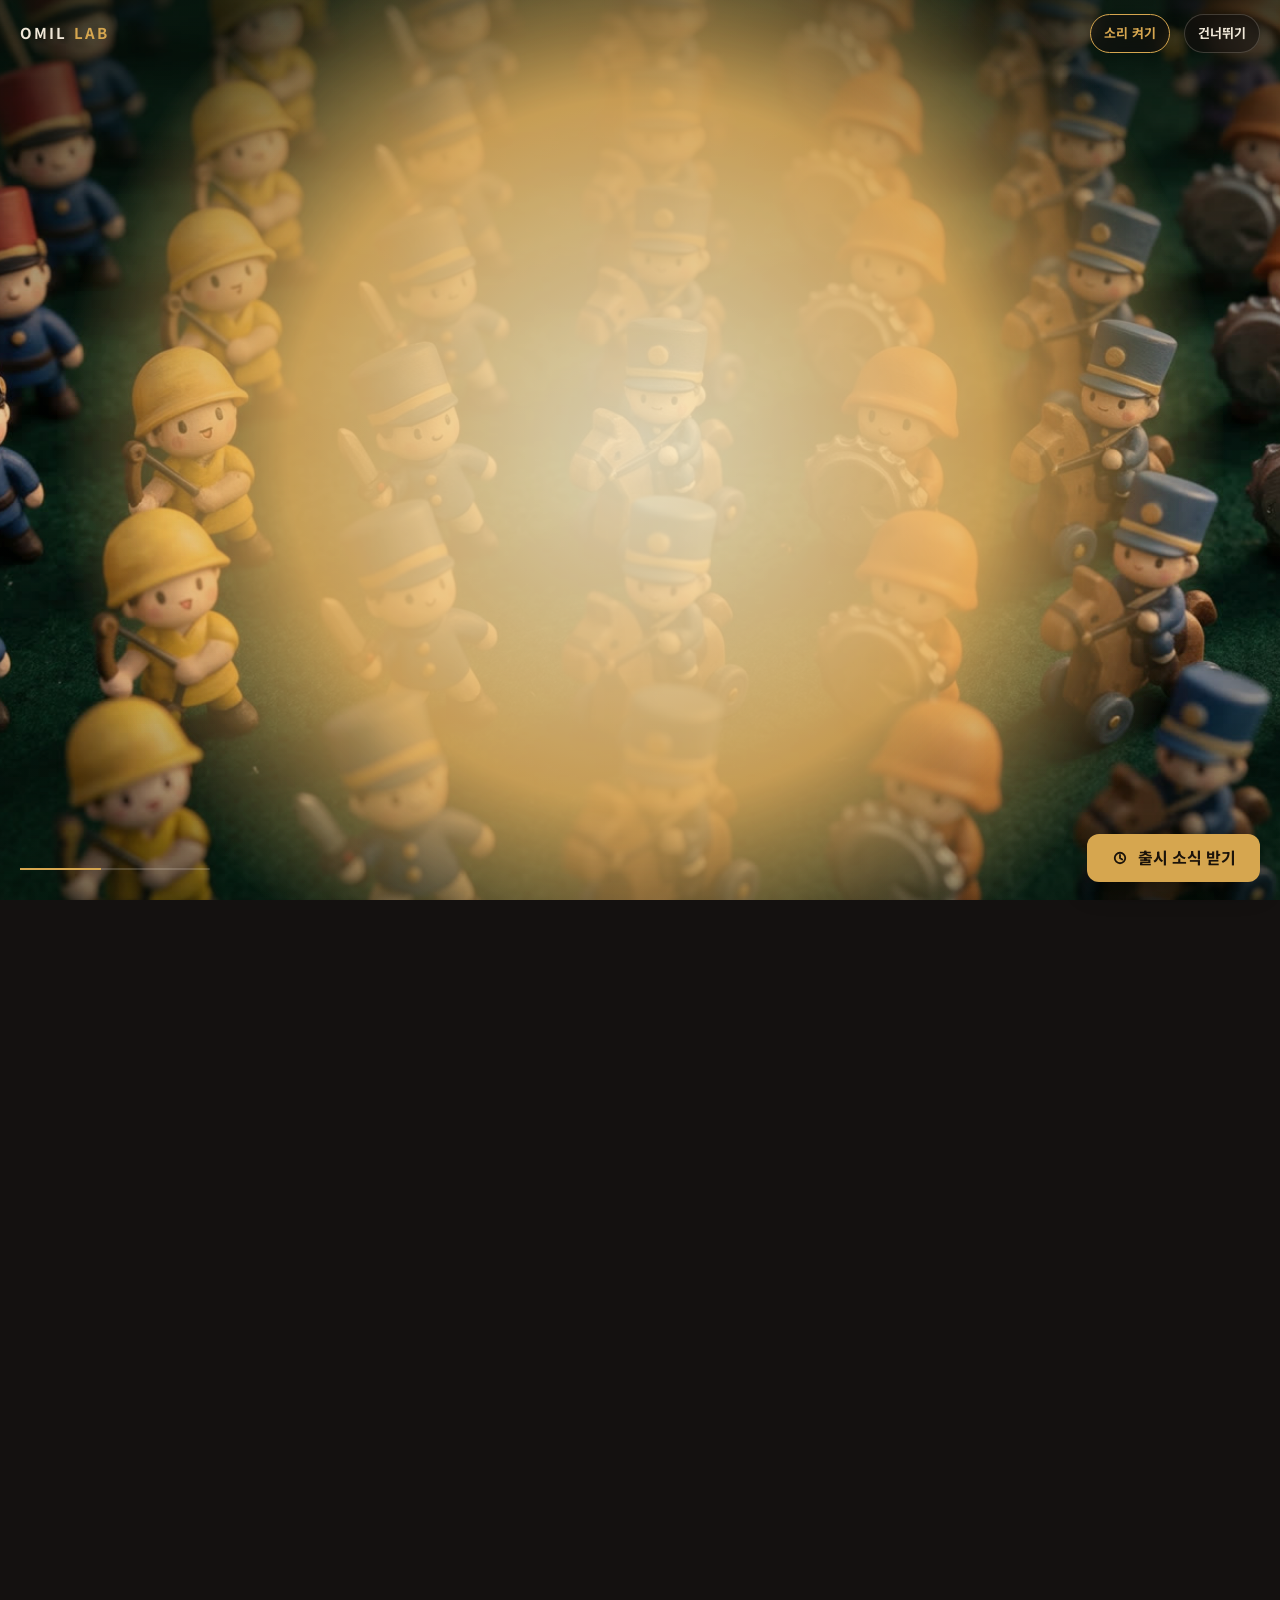
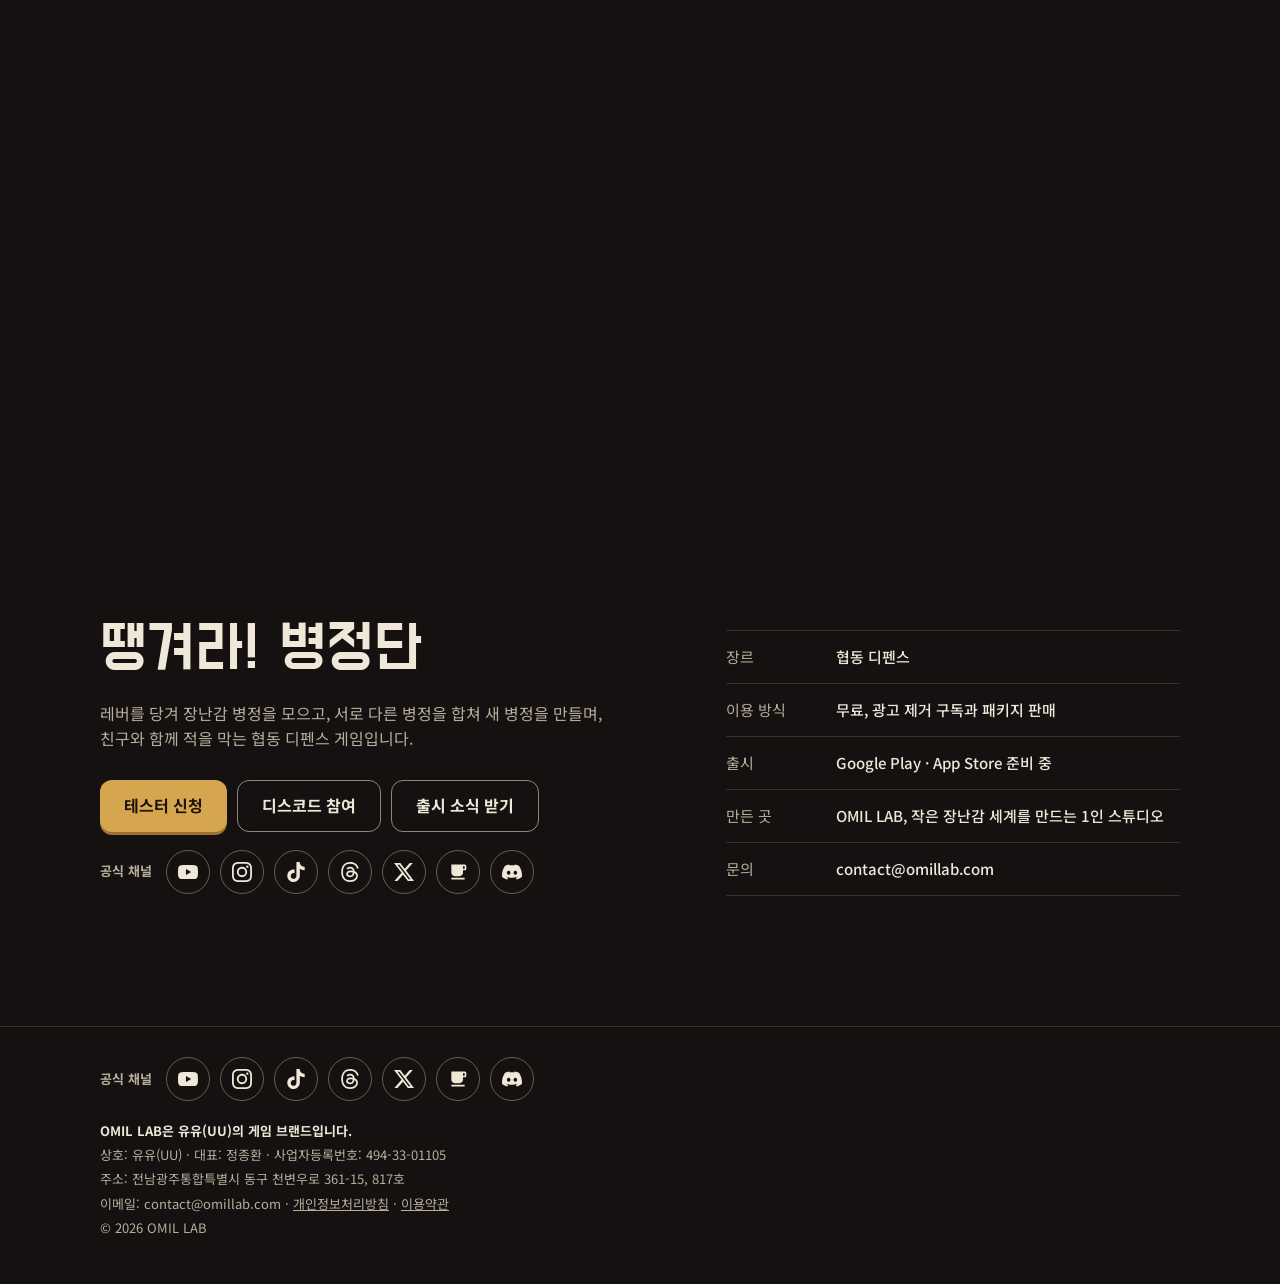
<file: index.html>
<!doctype html><html lang="ko"><head><meta charset="utf-8"><meta name="viewport" content="width=device-width,initial-scale=1,viewport-fit=cover"><title>땡겨라! 병정단 · OMIL LAB</title>
<meta name="description" content="레버를 당기면 병정이 모입니다. 서로 다른 병정을 합치고, 친구와 함께 전선을 지키는 협동 디펜스 게임. OMIL LAB의 첫 게임입니다.">
<meta property="og:title" content="땡겨라! 병정단">
<meta property="og:description" content="레버를 당기면 병정이 모입니다. Google Play · App Store 출시 준비 중.">
<meta property="og:image" content="assets/reg_w.jpg">
<meta name="claude:viewport-fit-sides" content="cover">
<link rel="icon" href="favicon.png">
<link rel="preconnect" href="https://fonts.googleapis.com">
<link rel="preconnect" href="https://fonts.gstatic.com" crossorigin>
<link rel="stylesheet" href="https://fonts.googleapis.com/css2?family=Do+Hyeon&family=Noto+Sans+KR:wght@400;500;700&display=swap">
<style>
/* 레이아웃: 화면에 고정된 한 장의 무대 위로 스크롤이 필름처럼 장면을 넘긴다. 장면 하나에 큰 문장 하나. */
:root{
  --night:#141110;--walnut:#2a1f18;--brass:#d6a64f;--brass-deep:#9b7230;--bone:#efe7d8;--bone-2:#e3d9c6;--ink:#1d1815;--muted:#b9ad9b;--red:#a93a2c;--navy:#16233a;
  --font:"Noto Sans KR","Malgun Gothic","Apple SD Gothic Neo",sans-serif;
  --display:"Do Hyeon","Noto Sans KR","Malgun Gothic",sans-serif;
  --gutter-l:max(20px,env(safe-area-inset-left,0px));--gutter-r:max(20px,env(safe-area-inset-right,0px));
  color-scheme:dark;
}
*{box-sizing:border-box}
html{background:var(--night)}
body{margin:0;background:var(--night);color:var(--bone);font:400 16px/1.6 var(--font);font-synthesis:none;word-break:keep-all;-webkit-font-smoothing:antialiased;overflow-x:hidden}
a{color:inherit}
img{display:block;max-width:none}
h1,h2,h3,p{margin:0}
button{font:inherit;color:inherit;background:none;border:0;cursor:pointer}
:focus-visible{outline:2px solid var(--brass);outline-offset:3px;border-radius:4px}

/* 머리글 */
.top{position:fixed;inset:0 0 auto;z-index:30;display:flex;align-items:center;gap:14px;padding:calc(14px + env(safe-area-inset-top,0px)) var(--gutter-r) 14px var(--gutter-l);mix-blend-mode:normal}
.brand{font-weight:700;letter-spacing:.14em;font-size:15px;text-decoration:none;margin-right:auto;color:var(--bone)}
.brand span{color:var(--brass)}
.on-light .brand{color:var(--ink)}.on-light .brand span{color:var(--brass-deep)}
.on-light .top .chip{color:var(--ink);background:rgba(239,231,216,.7);border-color:rgba(29,24,21,.25)}
.top .chip{font-size:13px;font-weight:700;padding:8px 13px;border-radius:999px;background:rgba(20,17,16,.55);backdrop-filter:blur(8px);color:var(--bone);text-decoration:none;border:1px solid rgba(239,231,216,.2);min-height:38px;display:inline-flex;align-items:center;gap:6px}
.past .top{background:rgba(20,17,16,.92);backdrop-filter:blur(8px)}
.past #skip{display:none}

/* 무대 */
#film{position:relative;height:1300vh;height:1300svh}
#stage{position:sticky;top:0;height:100vh;height:100svh;overflow:hidden;background:var(--night);isolation:isolate}
.scene{position:absolute;inset:0;overflow:hidden;visibility:hidden;will-change:opacity,transform}
.frame{position:absolute;will-change:transform}
.frame img,.frame picture{position:absolute;inset:0;width:100%;height:100%;object-fit:cover}
.shade{position:absolute;inset:0;pointer-events:none}

/* 레버 */
#lever{position:absolute;left:var(--sx);top:var(--sy);width:var(--lh);height:var(--lh);margin-left:calc(var(--lh)*-.4995);margin-top:calc(var(--lh)*-.856);transform-origin:49.95% 85.6%;will-change:transform;pointer-events:none;filter:drop-shadow(10px 14px 10px rgba(0,0,0,.45))}
#lever img{width:100%;height:100%}
#grip{position:absolute;left:50%;top:15%;width:clamp(72px,14vmin,120px);height:clamp(72px,14vmin,120px);transform:translate(-50%,-50%);border-radius:50%;pointer-events:auto;touch-action:none;cursor:grab}
#grip:active{cursor:grabbing}
#grip::after{content:"";position:absolute;inset:18%;border-radius:50%;border:1.5px solid rgba(214,166,79,.9);animation:ping 2.2s ease-out infinite}
.pulled #grip::after{display:none}
@keyframes ping{0%{transform:scale(.7);opacity:.9}70%,100%{transform:scale(1.5);opacity:0}}

/* 태엽 터널 */
#tunnel{background:#07060a}
.ring{position:absolute;left:50%;top:50%;width:150vmax;height:150vmax;margin:-75vmax 0 0 -75vmax;border-radius:50%;background:url(assets/gears.jpg) center/cover;will-change:transform,opacity;-webkit-mask-image:radial-gradient(circle,#000 42%,transparent 70%);mask-image:radial-gradient(circle,#000 42%,transparent 70%)}
#flash{position:absolute;inset:0;background:radial-gradient(circle,#fff3d0 0%,#e9b562 45%,rgba(233,181,98,0) 75%);opacity:0;pointer-events:none;z-index:12;will-change:opacity}

/* 조합 */
#merge{background:var(--bone);color:var(--ink);will-change:clip-path}
.fig{position:absolute;left:50%;top:64%;width:min(62vmin,620px);margin-left:calc(min(62vmin,620px)/-2);margin-top:calc(min(62vmin,620px)/-2);will-change:transform,opacity;filter:drop-shadow(0 22px 18px rgba(60,40,20,.28))}
.fig img{width:100%}
.burst{position:absolute;left:50%;top:64%;width:min(80vmin,800px);height:min(80vmin,800px);margin:calc(min(80vmin,800px)/-2) 0 0 calc(min(80vmin,800px)/-2);border-radius:50%;border:clamp(6px,1.4vmin,14px) solid var(--brass);opacity:0;will-change:transform,opacity}
#rays{position:absolute;left:50%;top:64%;width:190vmax;height:190vmax;margin:-95vmax 0 0 -95vmax;border-radius:50%;background:repeating-conic-gradient(rgba(214,166,79,.34) 0 4deg,rgba(214,166,79,0) 4deg 27deg);-webkit-mask-image:radial-gradient(circle,#000 6%,transparent 42%);mask-image:radial-gradient(circle,#000 6%,transparent 42%);opacity:0;will-change:transform,opacity}
#mFlash{position:absolute;inset:0;background:radial-gradient(circle at 50% 64%,#fff 0%,#fff3d0 30%,#e9b562 70%,#9b7230 100%);opacity:0;z-index:3;pointer-events:none}
#mFx{position:absolute;inset:0;width:100%;height:100%;z-index:3;pointer-events:none}
.seq,.fx{position:absolute;inset:0;width:100%;height:100%;pointer-events:none}
#defFlash{position:absolute;inset:0;z-index:2;background:radial-gradient(circle at 44% 40%,rgba(255,240,200,.95),rgba(255,170,70,.55) 42%,rgba(40,20,10,0) 80%);opacity:0;pointer-events:none}
.top #snd.nudge{border-color:var(--brass);color:var(--brass);animation:nudge 1.8s ease-in-out infinite}
@keyframes nudge{50%{box-shadow:0 0 0 5px rgba(214,166,79,.28)}}
#formula{position:absolute;left:0;right:0;bottom:calc(3.5vh + env(safe-area-inset-bottom,0px));text-align:center;font-weight:700;font-size:clamp(14px,1.7vw,18px);color:#5c4c3a;padding:0 20px}
#formula b{color:var(--red)}

/* 신화 */
#tag{position:absolute;right:5vw;bottom:calc(10% + env(safe-area-inset-bottom,0px));font-size:13px;font-weight:700;letter-spacing:.04em;color:var(--brass);opacity:0;text-align:right;width:min(50vmin,540px)}

/* 문구 */
.cap{position:absolute;z-index:8;left:var(--gutter-l);right:var(--gutter-r);opacity:0;visibility:hidden;will-change:opacity,transform;pointer-events:none}
.cap h2,.cap h1.big{font-family:var(--display);font-weight:400;font-size:clamp(46px,6.6vw,100px);line-height:1.1;letter-spacing:-.01em;text-wrap:balance}
.cap p{font-size:clamp(15px,1.9vw,22px);font-weight:500;margin-top:clamp(10px,1.6vw,20px);max-width:32em;color:rgba(239,231,216,.86)}
.eyebrow{font-size:clamp(13px,1.3vw,16px);font-weight:700;letter-spacing:.02em;color:var(--brass);margin-bottom:clamp(8px,1.2vw,16px)}
.lift{text-shadow:0 2px 28px rgba(0,0,0,.55)}
.c-top{top:calc(11vh + env(safe-area-inset-top,0px))}
.c-mid{top:50%;text-align:center}
.c-mid p{margin-left:auto;margin-right:auto}
.c-center{text-align:center}.c-center p{margin-left:auto;margin-right:auto}
#capTunnel h2{display:flex;flex-wrap:wrap;gap:0 .3em;justify-content:center}
#capTunnel h2 span{display:inline-block;will-change:transform}
#capMerge h2{color:var(--ink)}#capMerge p{color:#54473a}

/* 마지막 장면 */
#capEnd{pointer-events:none}
#capEnd.live{pointer-events:auto}
.cta{display:inline-flex;align-items:center;justify-content:center;gap:9px;min-height:52px;padding:0 24px;border-radius:12px;font-weight:700;font-size:16px;text-decoration:none;transition:transform .16s cubic-bezier(.3,1.6,.5,1),filter .2s,background .2s}
.cta.main{background:var(--brass);color:#1b130a;box-shadow:0 3px 0 var(--brass-deep)}
.cta.ghost{border:1.5px solid rgba(239,231,216,.55);color:var(--bone)}
.cta:hover{transform:translateY(-2px) rotate(-.6deg);filter:brightness(1.07)}
.cta:active{transform:translateY(2px);box-shadow:none}
.row{display:flex;flex-wrap:wrap;gap:10px;margin-top:clamp(16px,2.4vw,28px)}
.sns{display:flex;flex-wrap:wrap;align-items:center;gap:10px;margin-top:18px}.sns b{font-size:13px;font-weight:700;color:var(--muted);margin-right:4px}.sns a{width:44px;height:44px;border-radius:50%;display:inline-flex;align-items:center;justify-content:center;border:1.5px solid rgba(239,231,216,.35);color:var(--bone);transition:transform .16s cubic-bezier(.3,1.6,.5,1),border-color .2s,color .2s}.sns a:hover{transform:translateY(-2px);border-color:var(--brass);color:var(--brass)}.sns svg{width:20px;height:20px;fill:currentColor}
.note{font-size:13.5px;margin-top:12px;color:rgba(239,231,216,.72)}

/* 고정 버튼과 진행 표시 */
#dock{position:fixed;z-index:29;right:var(--gutter-r);bottom:calc(18px + env(safe-area-inset-bottom,0px));transition:opacity .25s,transform .25s}
#dock.off{opacity:0;transform:translateY(12px);pointer-events:none}
#dock .cta{min-height:48px;box-shadow:0 8px 24px rgba(0,0,0,.4)}
#dock .cta svg{width:18px;height:18px}
#prog{position:fixed;z-index:29;left:var(--gutter-l);bottom:calc(30px + env(safe-area-inset-bottom,0px));width:min(26vw,190px);height:2px;background:rgba(239,231,216,.2);border-radius:2px}
#prog i{display:block;height:100%;width:100%;transform:scaleX(0);transform-origin:left;background:var(--brass)}
#hint{position:absolute;z-index:9;left:0;right:0;bottom:calc(70px + env(safe-area-inset-bottom,0px));text-align:center;font-size:13.5px;font-weight:500;color:rgba(239,231,216,.8);pointer-events:none}
#trail{position:fixed;inset:0;z-index:25;pointer-events:none}

/* 필름 뒤 */
.after{position:relative;z-index:2;background:var(--night)}
.block{max-width:1120px;margin:0 auto;padding-block:clamp(56px,9vw,120px);padding-left:var(--gutter-l);padding-right:var(--gutter-r)}
.about{padding-top:max(104px,9vw);display:grid;grid-template-columns:minmax(0,1.1fr) minmax(0,.9fr);gap:clamp(28px,6vw,72px);align-items:start}
.about h2{font-family:var(--display);font-size:clamp(34px,5vw,62px);font-weight:400;letter-spacing:-.01em;line-height:1.12}
.about p{margin-top:16px;color:var(--muted);max-width:34em}
.facts{display:grid;gap:0;font-size:15px}
.facts div{display:grid;grid-template-columns:6.5em minmax(0,1fr);gap:12px;padding:14px 0;border-top:1px solid rgba(239,231,216,.14)}
.facts div:last-child{border-bottom:1px solid rgba(239,231,216,.14)}
.facts dt{color:var(--muted)}.facts dd{margin:0;font-weight:500}
footer{border-top:1px solid rgba(239,231,216,.14);color:var(--muted);font-size:13px;line-height:1.85}
footer .block{padding-block:30px 44px}
footer strong{color:var(--bone)}

/* 움직임 줄이기 / 스크립트 없음: 장면을 그냥 차례로 놓는다 */
.static #film{height:auto}
.static #stage{position:static;height:auto;overflow:visible;background:none}
.static .scene{position:relative;inset:auto;height:100vh;height:100svh;visibility:visible}
.static .cap{visibility:visible;opacity:1;pointer-events:auto}
.static #tunnel,.static #lever,.static #hint,.static #prog,.static #tag,.static #flash,.static .burst,.static #rays,.static #mFlash,.static #mFx,.static .seq,.static .fx,.static #defFlash,.static #trail,.static #open,.static .fig.a,.static .fig.b{display:none}
.static .fig.c{transform:none}
.static .frame{inset:0;width:100%;height:100%}
.static #capIn{display:none}

@media (orientation:landscape){
  #capMerge{top:8vh}
  #capMerge h2,#capDef h2{font-size:clamp(36px,8vmin,72px)}
  #capDef{top:calc(9vh + env(safe-area-inset-top,0px))}
  #capDef p{font-size:clamp(14px,1.4vw,18px);margin-top:8px}
}
@media (max-width:760px){
  .about{grid-template-columns:minmax(0,1fr)}
  .c-top{top:calc(12vh + env(safe-area-inset-top,0px))}
  #tag{bottom:calc(17% + env(safe-area-inset-bottom,0px));right:20px;width:auto}
  #prog{width:22vw}
  .top .chip{padding:7px 11px;font-size:12.5px}
  #hint{bottom:calc(86px + env(safe-area-inset-bottom,0px))}
  #formula{bottom:calc(86px + env(safe-area-inset-bottom,0px))}
  .fig,.burst,#rays{top:60%}
}
</style>

<!-- Google tag (gtag.js) -->
<script async src="https://www.googletagmanager.com/gtag/js?id=G-L4LXTBB3N2"></script>
<script>window.dataLayer=window.dataLayer||[];function gtag(){dataLayer.push(arguments);}gtag('js',new Date());gtag('config','G-L4LXTBB3N2');</script>
</head><body><header class="top">
  <a class="brand" href="#top" aria-label="OMIL LAB">OMIL <span>LAB</span></a>
  <button class="chip nudge" id="snd" type="button" aria-pressed="false">소리 켜기</button>
  <a class="chip" href="#about" id="skip">건너뛰기</a>
</header>

<main id="top">
  <section id="film" aria-label="땡겨라! 병정단 소개">
    <div id="stage">
      <!-- 1. 상자 -->
      <div class="scene" id="sBox" style="z-index:1">
        <div class="frame" id="fBox">
          <picture><source media="(orientation:portrait)" srcset="assets/box_t.jpg"><img src="assets/box_w.jpg" alt="어두운 작업대 위의 닫힌 나무 상자" fetchpriority="high"></picture>
          <picture id="open" style="opacity:0"><source media="(orientation:portrait)" srcset="assets/open_t.jpg"><img src="assets/open_w.jpg" alt="뚜껑이 열리며 빛이 새어 나오는 상자"></picture>
          <div id="lever"><img src="assets/lever.webp" alt="황동 레버"><button id="grip" type="button" aria-label="레버 당기기"></button></div>
        </div>
        <div class="shade" style="background:linear-gradient(180deg,rgba(10,8,7,.62) 0%,rgba(10,8,7,.08) 45%,rgba(10,8,7,.4) 100%)"></div>
      </div>
      <!-- 2. 태엽 -->
      <div class="scene" id="tunnel" style="z-index:2" aria-hidden="true"><div class="ring"></div><div class="ring"></div><div class="ring"></div></div>
      <!-- 3. 집결 -->
      <div class="scene" id="sReg" style="z-index:3">
        <div class="frame" id="fReg"><picture><source media="(orientation:portrait)" srcset="assets/reg_t.jpg"><img src="assets/reg_w.jpg" alt="초록 펠트 위에 줄지어 선 병정단이 위를 바라본다" loading="eager"></picture></div>
        <div class="shade" style="background:linear-gradient(180deg,rgba(5,16,10,.78) 0%,rgba(5,16,10,.1) 46%,rgba(5,16,10,.12) 70%,rgba(5,16,10,.55) 100%)"></div>
      </div>
      <!-- 4. 조합 -->
      <div class="scene" id="merge" style="z-index:4">
        <div id="rays"></div>
        <div class="burst"></div><div class="burst"></div><div class="burst"></div>
        <div class="fig a" id="figA"><img src="assets/cut_spear.webp" alt="콕콕창병"></div>
        <div class="fig b" id="figB"><img src="assets/cut_bow.webp" alt="딱활병"></div>
        <div class="fig c" id="figC"><img src="assets/cut_gun.webp" alt="빨대콩총병"></div>
        <canvas id="mFx" aria-hidden="true"></canvas>
        <div id="mFlash"></div>
        <p id="formula">콕콕창병 + 딱활병 = <b>빨대콩총병</b></p>
      </div>
      <!-- 5. 전선 -->
      <div class="scene" id="sDef" style="z-index:5">
        <div class="frame" id="fDef"><picture><source media="(orientation:portrait)" srcset="assets/def_t.jpg"><img src="assets/def_w.jpg" alt="두 병정단과 삐약단의 대포가 나무 벽 위에서 나란히 전선을 지킨다" loading="eager"></picture><canvas class="seq" id="seqDef" aria-hidden="true"></canvas><canvas class="fx" id="defFx" aria-hidden="true"></canvas></div>
        <div class="shade" style="background:linear-gradient(180deg,rgba(6,10,22,.86) 0%,rgba(6,10,22,.25) 40%,rgba(6,10,22,.05) 100%)"></div>
        <div id="defFlash"></div>
        <div id="tag">신화 · 삐약단</div>
      </div>
      <!-- 6. 깃발 -->
      <div class="scene" id="sEnd" style="z-index:6">
        <div class="frame" id="fEnd"><picture><source media="(orientation:portrait)" srcset="assets/fin_t.jpg"><img src="assets/fin_w.jpg" alt="나무 요새 위에 깃발을 세우는 병정" loading="eager"></picture><canvas class="seq" id="seqEnd" aria-hidden="true"></canvas><canvas class="fx" id="endFx" aria-hidden="true"></canvas></div>
        <div class="shade" style="background:linear-gradient(100deg,rgba(24,14,6,.82) 0%,rgba(24,14,6,.42) 46%,rgba(24,14,6,0) 72%)"></div>
      </div>
      <div id="flash"></div>

      <div class="cap c-top lift" id="capIn" style="z-index:9">
        <div class="eyebrow">땡겨라! 병정단</div>
        <h1 class="big">레버를<br>당기세요</h1>
        <p>상자 속 작은 병정들이 깨어납니다.</p>
      </div>
      <div class="cap c-mid lift" id="capTunnel" style="z-index:9"><h2><span>상자</span> <span>안으로</span></h2></div>
      <div class="cap c-top lift" id="capReg" style="z-index:9"><h2>병정단, 집결</h2><p>레버를 당기면 병정이 모입니다.</p></div>
      <div class="cap c-top c-center" id="capMerge" style="z-index:9"><h2>둘을 합치면,<br>새로운 병정</h2><p>창과 활을 합쳤더니, 빨대콩총이 나왔습니다.</p></div>
      <div class="cap c-top lift" id="capDef" style="z-index:9"><h2>두 병정단,<br>하나의 전선</h2><p>친구와 나란히, 몰려오는 적을 막으세요.</p></div>
      <div class="cap c-top lift" id="capEnd" style="z-index:9">
        <h2>출정을<br>준비할 시간</h2>
        <p>Google Play · App Store 출시 준비 중입니다.</p>
        <div class="row">
          <a class="cta main" href="mailto:contact@omillab.com?subject=%EB%95%A1%EA%B2%A8%EB%9D%BC%21%20%EB%B3%91%EC%A0%95%EB%8B%A8%20%ED%85%8C%EC%8A%A4%ED%84%B0%20%EC%8B%A0%EC%B2%AD&amp;body=%ED%85%8C%EC%8A%A4%ED%8A%B8%20%EC%B4%88%EB%8C%80%EC%9A%A9%20%EC%9D%B4%EB%A9%94%EC%9D%BC%28%EC%95%88%EB%93%9C%EB%A1%9C%EC%9D%B4%EB%93%9C%EB%8A%94%20Google%20Play%EC%97%90%20%EC%93%B0%EB%8A%94%20%EA%B5%AC%EA%B8%80%20%EA%B3%84%EC%A0%95%2C%20%EC%95%84%EC%9D%B4%ED%8F%B0%EC%9D%80%20Apple%20ID%29%3A%20%0A%ED%9C%B4%EB%8C%80%ED%8F%B0%28%EC%95%88%EB%93%9C%EB%A1%9C%EC%9D%B4%EB%93%9C%20/%20%EC%95%84%EC%9D%B4%ED%8F%B0%29%3A%20%0A%EA%B0%90%EC%82%AC%ED%95%A9%EB%8B%88%EB%8B%A4." data-tick data-ev="tester_apply">테스터 신청</a>
          <a class="cta ghost" href="https://discord.gg/8qP2jhCAzu" target="_blank" rel="noopener" data-tick data-ev="discord_join">디스코드 참여</a>
          <a class="cta ghost" href="mailto:contact@omillab.com?subject=%EB%95%A1%EA%B2%A8%EB%9D%BC!%20%EB%B3%91%EC%A0%95%EB%8B%A8%20%EC%B6%9C%EC%8B%9C%20%EC%86%8C%EC%8B%9D%20%EC%8B%A0%EC%B2%AD" data-tick>출시 소식 받기</a>
        </div>
        <p class="note">테스터 신청·출시 소식 받기는 메일이 열려요. 보내 주시면 테스트에 초대하고 출시 때 알려 드릴게요.</p>
      </div>
      <div id="hint">레버를 아래로 당기거나, 스크롤하세요</div>
    </div>
  </section>

  <div class="after">
    <section class="block about" id="about">
      <div>
        <h2>땡겨라! 병정단</h2>
        <p>레버를 당겨 장난감 병정을 모으고, 서로 다른 병정을 합쳐 새 병정을 만들며, 친구와 함께 적을 막는 협동 디펜스 게임입니다.</p>
        <div class="row">
          <a class="cta main" href="mailto:contact@omillab.com?subject=%EB%95%A1%EA%B2%A8%EB%9D%BC%21%20%EB%B3%91%EC%A0%95%EB%8B%A8%20%ED%85%8C%EC%8A%A4%ED%84%B0%20%EC%8B%A0%EC%B2%AD&amp;body=%ED%85%8C%EC%8A%A4%ED%8A%B8%20%EC%B4%88%EB%8C%80%EC%9A%A9%20%EC%9D%B4%EB%A9%94%EC%9D%BC%28%EC%95%88%EB%93%9C%EB%A1%9C%EC%9D%B4%EB%93%9C%EB%8A%94%20Google%20Play%EC%97%90%20%EC%93%B0%EB%8A%94%20%EA%B5%AC%EA%B8%80%20%EA%B3%84%EC%A0%95%2C%20%EC%95%84%EC%9D%B4%ED%8F%B0%EC%9D%80%20Apple%20ID%29%3A%20%0A%ED%9C%B4%EB%8C%80%ED%8F%B0%28%EC%95%88%EB%93%9C%EB%A1%9C%EC%9D%B4%EB%93%9C%20/%20%EC%95%84%EC%9D%B4%ED%8F%B0%29%3A%20%0A%EA%B0%90%EC%82%AC%ED%95%A9%EB%8B%88%EB%8B%A4." data-tick data-ev="tester_apply">테스터 신청</a>
          <a class="cta ghost" href="https://discord.gg/8qP2jhCAzu" target="_blank" rel="noopener" data-tick data-ev="discord_join">디스코드 참여</a>
          <a class="cta ghost" href="mailto:contact@omillab.com?subject=%EB%95%A1%EA%B2%A8%EB%9D%BC!%20%EB%B3%91%EC%A0%95%EB%8B%A8%20%EC%B6%9C%EC%8B%9C%20%EC%86%8C%EC%8B%9D%20%EC%8B%A0%EC%B2%AD" data-tick>출시 소식 받기</a>
        </div>
        <div class="sns"><b>공식 채널</b><a href="https://www.youtube.com/@omillabgames" target="_blank" rel="noopener" aria-label="유튜브" title="유튜브" data-ev="sns_youtube"><svg viewBox="0 0 24 24" aria-hidden="true"><path d="M23.498 6.186a3.016 3.016 0 0 0-2.122-2.136C19.505 3.545 12 3.545 12 3.545s-7.505 0-9.377.505A3.017 3.017 0 0 0 .502 6.186C0 8.07 0 12 0 12s0 3.93.502 5.814a3.016 3.016 0 0 0 2.122 2.136c1.871.505 9.376.505 9.376.505s7.505 0 9.377-.505a3.015 3.015 0 0 0 2.122-2.136C24 15.93 24 12 24 12s0-3.93-.502-5.814zM9.545 15.568V8.432L15.818 12l-6.273 3.568z"/></svg></a><a href="https://www.instagram.com/omillabgames/" target="_blank" rel="noopener" aria-label="인스타그램" title="인스타그램" data-ev="sns_instagram"><svg viewBox="0 0 24 24" aria-hidden="true"><path d="M7.0301.084c-1.2768.0602-2.1487.264-2.911.5634-.7888.3075-1.4575.72-2.1228 1.3877-.6652.6677-1.075 1.3368-1.3802 2.127-.2954.7638-.4956 1.6365-.552 2.914-.0564 1.2775-.0689 1.6882-.0626 4.947.0062 3.2586.0206 3.6671.0825 4.9473.061 1.2765.264 2.1482.5635 2.9107.308.7889.72 1.4573 1.388 2.1228.6679.6655 1.3365 1.0743 2.1285 1.38.7632.295 1.6361.4961 2.9134.552 1.2773.056 1.6884.069 4.9462.0627 3.2578-.0062 3.668-.0207 4.9478-.0814 1.28-.0607 2.147-.2652 2.9098-.5633.7889-.3086 1.4578-.72 2.1228-1.3881.665-.6682 1.0745-1.3378 1.3795-2.1284.2957-.7632.4966-1.636.552-2.9124.056-1.2809.0692-1.6898.063-4.948-.0063-3.2583-.021-3.6668-.0817-4.9465-.0607-1.2797-.264-2.1487-.5633-2.9117-.3084-.7889-.72-1.4568-1.3876-2.1228C21.2982 1.33 20.628.9208 19.8378.6165 19.074.321 18.2017.1197 16.9244.0645 15.6471.0093 15.236-.005 11.977.0014 8.718.0076 8.31.0215 7.0301.0839m.1402 21.6932c-1.17-.0509-1.8053-.2453-2.2287-.408-.5606-.216-.96-.4771-1.3819-.895-.422-.4178-.6811-.8186-.9-1.378-.1644-.4234-.3624-1.058-.4171-2.228-.0595-1.2645-.072-1.6442-.079-4.848-.007-3.2037.0053-3.583.0607-4.848.05-1.169.2456-1.805.408-2.2282.216-.5613.4762-.96.895-1.3816.4188-.4217.8184-.6814 1.3783-.9003.423-.1651 1.0575-.3614 2.227-.4171 1.2655-.06 1.6447-.072 4.848-.079 3.2033-.007 3.5835.005 4.8495.0608 1.169.0508 1.8053.2445 2.228.408.5608.216.96.4754 1.3816.895.4217.4194.6816.8176.9005 1.3787.1653.4217.3617 1.056.4169 2.2263.0602 1.2655.0739 1.645.0796 4.848.0058 3.203-.0055 3.5834-.061 4.848-.051 1.17-.245 1.8055-.408 2.2294-.216.5604-.4763.96-.8954 1.3814-.419.4215-.8181.6811-1.3783.9-.4224.1649-1.0577.3617-2.2262.4174-1.2656.0595-1.6448.072-4.8493.079-3.2045.007-3.5825-.006-4.848-.0608M16.953 5.5864A1.44 1.44 0 1 0 18.39 4.144a1.44 1.44 0 0 0-1.437 1.4424M5.8385 12.012c.0067 3.4032 2.7706 6.1557 6.173 6.1493 3.4026-.0065 6.157-2.7701 6.1506-6.1733-.0065-3.4032-2.771-6.1565-6.174-6.1498-3.403.0067-6.156 2.771-6.1496 6.1738M8 12.0077a4 4 0 1 1 4.008 3.9921A3.9996 3.9996 0 0 1 8 12.0077"/></svg></a><a href="https://www.tiktok.com/@omillabgames" target="_blank" rel="noopener" aria-label="틱톡" title="틱톡" data-ev="sns_tiktok"><svg viewBox="0 0 24 24" aria-hidden="true"><path d="M12.525.02c1.31-.02 2.61-.01 3.91-.02.08 1.53.63 3.09 1.75 4.17 1.12 1.11 2.7 1.62 4.24 1.79v4.03c-1.44-.05-2.89-.35-4.2-.97-.57-.26-1.1-.59-1.62-.93-.01 2.92.01 5.84-.02 8.75-.08 1.4-.54 2.79-1.35 3.94-1.31 1.92-3.58 3.17-5.91 3.21-1.43.08-2.86-.31-4.08-1.03-2.02-1.19-3.44-3.37-3.65-5.71-.02-.5-.03-1-.01-1.49.18-1.9 1.12-3.72 2.58-4.96 1.66-1.44 3.98-2.13 6.15-1.72.02 1.48-.04 2.96-.04 4.44-.99-.32-2.15-.23-3.02.37-.63.41-1.11 1.04-1.36 1.75-.21.51-.15 1.07-.14 1.61.24 1.64 1.82 3.02 3.5 2.87 1.12-.01 2.19-.66 2.77-1.61.19-.33.4-.67.41-1.06.1-1.79.06-3.57.07-5.36.01-4.03-.01-8.05.02-12.07z"/></svg></a><a href="https://www.threads.com/@omillabgames" target="_blank" rel="noopener" aria-label="스레드" title="스레드" data-ev="sns_threads"><svg viewBox="0 0 24 24" aria-hidden="true"><path d="M12.186 24h-.007c-3.581-.024-6.334-1.205-8.184-3.509C2.35 18.44 1.5 15.586 1.472 12.01v-.017c.03-3.579.879-6.43 2.525-8.482C5.845 1.205 8.6.024 12.18 0h.014c2.746.02 5.043.725 6.826 2.098 1.677 1.29 2.858 3.13 3.509 5.467l-2.04.569c-1.104-3.96-3.898-5.984-8.304-6.015-2.91.022-5.11.936-6.54 2.717C4.307 6.504 3.616 8.914 3.589 12c.027 3.086.718 5.496 2.057 7.164 1.43 1.783 3.631 2.698 6.54 2.717 2.623-.02 4.358-.631 5.8-2.045 1.647-1.613 1.618-3.593 1.09-4.798-.31-.71-.873-1.3-1.634-1.75-.192 1.352-.622 2.446-1.284 3.272-.886 1.102-2.14 1.704-3.73 1.79-1.202.065-2.361-.218-3.259-.801-1.063-.689-1.685-1.74-1.752-2.964-.065-1.19.408-2.285 1.33-3.082.88-.76 2.119-1.207 3.583-1.291a13.853 13.853 0 0 1 3.02.142c-.126-.742-.375-1.332-.75-1.757-.513-.586-1.308-.883-2.359-.89h-.029c-.844 0-1.992.232-2.721 1.32L7.734 7.847c.98-1.454 2.568-2.256 4.478-2.256h.044c3.194.02 5.097 1.975 5.287 5.388.108.046.216.094.321.142 1.49.7 2.58 1.761 3.154 3.07.797 1.82.871 4.79-1.548 7.158-1.85 1.81-4.094 2.628-7.277 2.65Zm1.003-11.69c-.242 0-.487.007-.739.021-1.836.103-2.98.946-2.916 2.143.067 1.256 1.452 1.839 2.784 1.767 1.224-.065 2.818-.543 3.086-3.71a10.5 10.5 0 0 0-2.215-.221z"/></svg></a><a href="https://x.com/omillabgames" target="_blank" rel="noopener" aria-label="X" title="X" data-ev="sns_x"><svg viewBox="0 0 24 24" aria-hidden="true"><path d="M18.901 1.153h3.68l-8.04 9.19L24 22.846h-7.406l-5.8-7.584-6.638 7.584H.474l8.6-9.83L0 1.154h7.594l5.243 6.932ZM17.61 20.644h2.039L6.486 3.24H4.298Z"/></svg></a><a href="https://cafe.naver.com/f-e/cafes/31815719/menus/0" target="_blank" rel="noopener" aria-label="네이버 카페" title="네이버 카페" data-ev="sns_naver"><svg viewBox="0 0 24 24" aria-hidden="true"><path d="M20 3H4v10c0 2.21 1.79 4 4 4h6c2.21 0 4-1.79 4-4v-3h2c1.11 0 2-.89 2-2V5c0-1.11-.89-2-2-2zm0 5h-2V5h2v3zM4 19h16v2H4z"/></svg></a><a href="https://discord.gg/8qP2jhCAzu" target="_blank" rel="noopener" aria-label="디스코드" title="디스코드" data-ev="sns_discord"><svg viewBox="0 0 24 24" aria-hidden="true"><path d="M20.317 4.3698a19.7913 19.7913 0 00-4.8851-1.5152.0741.0741 0 00-.0785.0371c-.211.3753-.4447.8648-.6083 1.2495-1.8447-.2762-3.68-.2762-5.4868 0-.1636-.3933-.4058-.8742-.6177-1.2495a.077.077 0 00-.0785-.037 19.7363 19.7363 0 00-4.8852 1.515.0699.0699 0 00-.0321.0277C.5334 9.0458-.319 13.5799.0992 18.0578a.0824.0824 0 00.0312.0561c2.0528 1.5076 4.0413 2.4228 5.9929 3.0294a.0777.0777 0 00.0842-.0276c.4616-.6304.8731-1.2952 1.226-1.9942a.076.076 0 00-.0416-.1057c-.6528-.2476-1.2743-.5495-1.8722-.8923a.077.077 0 01-.0076-.1277c.1258-.0943.2517-.1923.3718-.2914a.0743.0743 0 01.0776-.0105c3.9278 1.7933 8.18 1.7933 12.0614 0a.0739.0739 0 01.0785.0095c.1202.099.246.1981.3728.2924a.077.077 0 01-.0066.1276 12.2986 12.2986 0 01-1.873.8914.0766.0766 0 00-.0407.1067c.3604.698.7719 1.3628 1.225 1.9932a.076.076 0 00.0842.0286c1.961-.6067 3.9495-1.5219 6.0023-3.0294a.077.077 0 00.0313-.0552c.5004-5.177-.8382-9.6739-3.5485-13.6604a.061.061 0 00-.0312-.0286zM8.02 15.3312c-1.1825 0-2.1569-1.0857-2.1569-2.419 0-1.3332.9555-2.4189 2.157-2.4189 1.2108 0 2.1757 1.0952 2.1568 2.419 0 1.3332-.9555 2.4189-2.1569 2.4189zm7.9748 0c-1.1825 0-2.1569-1.0857-2.1569-2.419 0-1.3332.9554-2.4189 2.1569-2.4189 1.2108 0 2.1757 1.0952 2.1568 2.419 0 1.3332-.946 2.4189-2.1568 2.4189Z"/></svg></a></div>
      </div>
      <dl class="facts">
        <div><dt>장르</dt><dd>협동 디펜스</dd></div>
        <div><dt>이용 방식</dt><dd>무료, 광고 제거 구독과 패키지 판매</dd></div>
        <div><dt>출시</dt><dd>Google Play · App Store 준비 중</dd></div>
        <div><dt>만든 곳</dt><dd>OMIL LAB, 작은 장난감 세계를 만드는 1인 스튜디오</dd></div>
        <div><dt>문의</dt><dd>contact@omillab.com</dd></div>
      </dl>
    </section>
  </div>
</main>

<footer class="after">
  <div class="block">
    <div class="sns" style="margin:0 0 18px"><b>공식 채널</b><a href="https://www.youtube.com/@omillabgames" target="_blank" rel="noopener" aria-label="유튜브" title="유튜브" data-ev="sns_youtube"><svg viewBox="0 0 24 24" aria-hidden="true"><path d="M23.498 6.186a3.016 3.016 0 0 0-2.122-2.136C19.505 3.545 12 3.545 12 3.545s-7.505 0-9.377.505A3.017 3.017 0 0 0 .502 6.186C0 8.07 0 12 0 12s0 3.93.502 5.814a3.016 3.016 0 0 0 2.122 2.136c1.871.505 9.376.505 9.376.505s7.505 0 9.377-.505a3.015 3.015 0 0 0 2.122-2.136C24 15.93 24 12 24 12s0-3.93-.502-5.814zM9.545 15.568V8.432L15.818 12l-6.273 3.568z"/></svg></a><a href="https://www.instagram.com/omillabgames/" target="_blank" rel="noopener" aria-label="인스타그램" title="인스타그램" data-ev="sns_instagram"><svg viewBox="0 0 24 24" aria-hidden="true"><path d="M7.0301.084c-1.2768.0602-2.1487.264-2.911.5634-.7888.3075-1.4575.72-2.1228 1.3877-.6652.6677-1.075 1.3368-1.3802 2.127-.2954.7638-.4956 1.6365-.552 2.914-.0564 1.2775-.0689 1.6882-.0626 4.947.0062 3.2586.0206 3.6671.0825 4.9473.061 1.2765.264 2.1482.5635 2.9107.308.7889.72 1.4573 1.388 2.1228.6679.6655 1.3365 1.0743 2.1285 1.38.7632.295 1.6361.4961 2.9134.552 1.2773.056 1.6884.069 4.9462.0627 3.2578-.0062 3.668-.0207 4.9478-.0814 1.28-.0607 2.147-.2652 2.9098-.5633.7889-.3086 1.4578-.72 2.1228-1.3881.665-.6682 1.0745-1.3378 1.3795-2.1284.2957-.7632.4966-1.636.552-2.9124.056-1.2809.0692-1.6898.063-4.948-.0063-3.2583-.021-3.6668-.0817-4.9465-.0607-1.2797-.264-2.1487-.5633-2.9117-.3084-.7889-.72-1.4568-1.3876-2.1228C21.2982 1.33 20.628.9208 19.8378.6165 19.074.321 18.2017.1197 16.9244.0645 15.6471.0093 15.236-.005 11.977.0014 8.718.0076 8.31.0215 7.0301.0839m.1402 21.6932c-1.17-.0509-1.8053-.2453-2.2287-.408-.5606-.216-.96-.4771-1.3819-.895-.422-.4178-.6811-.8186-.9-1.378-.1644-.4234-.3624-1.058-.4171-2.228-.0595-1.2645-.072-1.6442-.079-4.848-.007-3.2037.0053-3.583.0607-4.848.05-1.169.2456-1.805.408-2.2282.216-.5613.4762-.96.895-1.3816.4188-.4217.8184-.6814 1.3783-.9003.423-.1651 1.0575-.3614 2.227-.4171 1.2655-.06 1.6447-.072 4.848-.079 3.2033-.007 3.5835.005 4.8495.0608 1.169.0508 1.8053.2445 2.228.408.5608.216.96.4754 1.3816.895.4217.4194.6816.8176.9005 1.3787.1653.4217.3617 1.056.4169 2.2263.0602 1.2655.0739 1.645.0796 4.848.0058 3.203-.0055 3.5834-.061 4.848-.051 1.17-.245 1.8055-.408 2.2294-.216.5604-.4763.96-.8954 1.3814-.419.4215-.8181.6811-1.3783.9-.4224.1649-1.0577.3617-2.2262.4174-1.2656.0595-1.6448.072-4.8493.079-3.2045.007-3.5825-.006-4.848-.0608M16.953 5.5864A1.44 1.44 0 1 0 18.39 4.144a1.44 1.44 0 0 0-1.437 1.4424M5.8385 12.012c.0067 3.4032 2.7706 6.1557 6.173 6.1493 3.4026-.0065 6.157-2.7701 6.1506-6.1733-.0065-3.4032-2.771-6.1565-6.174-6.1498-3.403.0067-6.156 2.771-6.1496 6.1738M8 12.0077a4 4 0 1 1 4.008 3.9921A3.9996 3.9996 0 0 1 8 12.0077"/></svg></a><a href="https://www.tiktok.com/@omillabgames" target="_blank" rel="noopener" aria-label="틱톡" title="틱톡" data-ev="sns_tiktok"><svg viewBox="0 0 24 24" aria-hidden="true"><path d="M12.525.02c1.31-.02 2.61-.01 3.91-.02.08 1.53.63 3.09 1.75 4.17 1.12 1.11 2.7 1.62 4.24 1.79v4.03c-1.44-.05-2.89-.35-4.2-.97-.57-.26-1.1-.59-1.62-.93-.01 2.92.01 5.84-.02 8.75-.08 1.4-.54 2.79-1.35 3.94-1.31 1.92-3.58 3.17-5.91 3.21-1.43.08-2.86-.31-4.08-1.03-2.02-1.19-3.44-3.37-3.65-5.71-.02-.5-.03-1-.01-1.49.18-1.9 1.12-3.72 2.58-4.96 1.66-1.44 3.98-2.13 6.15-1.72.02 1.48-.04 2.96-.04 4.44-.99-.32-2.15-.23-3.02.37-.63.41-1.11 1.04-1.36 1.75-.21.51-.15 1.07-.14 1.61.24 1.64 1.82 3.02 3.5 2.87 1.12-.01 2.19-.66 2.77-1.61.19-.33.4-.67.41-1.06.1-1.79.06-3.57.07-5.36.01-4.03-.01-8.05.02-12.07z"/></svg></a><a href="https://www.threads.com/@omillabgames" target="_blank" rel="noopener" aria-label="스레드" title="스레드" data-ev="sns_threads"><svg viewBox="0 0 24 24" aria-hidden="true"><path d="M12.186 24h-.007c-3.581-.024-6.334-1.205-8.184-3.509C2.35 18.44 1.5 15.586 1.472 12.01v-.017c.03-3.579.879-6.43 2.525-8.482C5.845 1.205 8.6.024 12.18 0h.014c2.746.02 5.043.725 6.826 2.098 1.677 1.29 2.858 3.13 3.509 5.467l-2.04.569c-1.104-3.96-3.898-5.984-8.304-6.015-2.91.022-5.11.936-6.54 2.717C4.307 6.504 3.616 8.914 3.589 12c.027 3.086.718 5.496 2.057 7.164 1.43 1.783 3.631 2.698 6.54 2.717 2.623-.02 4.358-.631 5.8-2.045 1.647-1.613 1.618-3.593 1.09-4.798-.31-.71-.873-1.3-1.634-1.75-.192 1.352-.622 2.446-1.284 3.272-.886 1.102-2.14 1.704-3.73 1.79-1.202.065-2.361-.218-3.259-.801-1.063-.689-1.685-1.74-1.752-2.964-.065-1.19.408-2.285 1.33-3.082.88-.76 2.119-1.207 3.583-1.291a13.853 13.853 0 0 1 3.02.142c-.126-.742-.375-1.332-.75-1.757-.513-.586-1.308-.883-2.359-.89h-.029c-.844 0-1.992.232-2.721 1.32L7.734 7.847c.98-1.454 2.568-2.256 4.478-2.256h.044c3.194.02 5.097 1.975 5.287 5.388.108.046.216.094.321.142 1.49.7 2.58 1.761 3.154 3.07.797 1.82.871 4.79-1.548 7.158-1.85 1.81-4.094 2.628-7.277 2.65Zm1.003-11.69c-.242 0-.487.007-.739.021-1.836.103-2.98.946-2.916 2.143.067 1.256 1.452 1.839 2.784 1.767 1.224-.065 2.818-.543 3.086-3.71a10.5 10.5 0 0 0-2.215-.221z"/></svg></a><a href="https://x.com/omillabgames" target="_blank" rel="noopener" aria-label="X" title="X" data-ev="sns_x"><svg viewBox="0 0 24 24" aria-hidden="true"><path d="M18.901 1.153h3.68l-8.04 9.19L24 22.846h-7.406l-5.8-7.584-6.638 7.584H.474l8.6-9.83L0 1.154h7.594l5.243 6.932ZM17.61 20.644h2.039L6.486 3.24H4.298Z"/></svg></a><a href="https://cafe.naver.com/f-e/cafes/31815719/menus/0" target="_blank" rel="noopener" aria-label="네이버 카페" title="네이버 카페" data-ev="sns_naver"><svg viewBox="0 0 24 24" aria-hidden="true"><path d="M20 3H4v10c0 2.21 1.79 4 4 4h6c2.21 0 4-1.79 4-4v-3h2c1.11 0 2-.89 2-2V5c0-1.11-.89-2-2-2zm0 5h-2V5h2v3zM4 19h16v2H4z"/></svg></a><a href="https://discord.gg/8qP2jhCAzu" target="_blank" rel="noopener" aria-label="디스코드" title="디스코드" data-ev="sns_discord"><svg viewBox="0 0 24 24" aria-hidden="true"><path d="M20.317 4.3698a19.7913 19.7913 0 00-4.8851-1.5152.0741.0741 0 00-.0785.0371c-.211.3753-.4447.8648-.6083 1.2495-1.8447-.2762-3.68-.2762-5.4868 0-.1636-.3933-.4058-.8742-.6177-1.2495a.077.077 0 00-.0785-.037 19.7363 19.7363 0 00-4.8852 1.515.0699.0699 0 00-.0321.0277C.5334 9.0458-.319 13.5799.0992 18.0578a.0824.0824 0 00.0312.0561c2.0528 1.5076 4.0413 2.4228 5.9929 3.0294a.0777.0777 0 00.0842-.0276c.4616-.6304.8731-1.2952 1.226-1.9942a.076.076 0 00-.0416-.1057c-.6528-.2476-1.2743-.5495-1.8722-.8923a.077.077 0 01-.0076-.1277c.1258-.0943.2517-.1923.3718-.2914a.0743.0743 0 01.0776-.0105c3.9278 1.7933 8.18 1.7933 12.0614 0a.0739.0739 0 01.0785.0095c.1202.099.246.1981.3728.2924a.077.077 0 01-.0066.1276 12.2986 12.2986 0 01-1.873.8914.0766.0766 0 00-.0407.1067c.3604.698.7719 1.3628 1.225 1.9932a.076.076 0 00.0842.0286c1.961-.6067 3.9495-1.5219 6.0023-3.0294a.077.077 0 00.0313-.0552c.5004-5.177-.8382-9.6739-3.5485-13.6604a.061.061 0 00-.0312-.0286zM8.02 15.3312c-1.1825 0-2.1569-1.0857-2.1569-2.419 0-1.3332.9555-2.4189 2.157-2.4189 1.2108 0 2.1757 1.0952 2.1568 2.419 0 1.3332-.9555 2.4189-2.1569 2.4189zm7.9748 0c-1.1825 0-2.1569-1.0857-2.1569-2.419 0-1.3332.9554-2.4189 2.1569-2.4189 1.2108 0 2.1757 1.0952 2.1568 2.419 0 1.3332-.946 2.4189-2.1568 2.4189Z"/></svg></a></div>
    <strong>OMIL LAB은 유유(UU)의 게임 브랜드입니다.</strong><br>
    상호: 유유(UU) · 대표: 정종환 · 사업자등록번호: 494-33-01105<br>
    주소: 전남광주통합특별시 동구 천변우로 361-15, 817호<br>
    이메일: contact@omillab.com · <a href="privacy.html">개인정보처리방침</a> · <a href="terms.html">이용약관</a><br>
    © 2026 OMIL LAB
  </div>
</footer>

<div id="prog" aria-hidden="true"><i></i></div>
<div id="dock"><a class="cta main" href="mailto:contact@omillab.com?subject=%EB%95%A1%EA%B2%A8%EB%9D%BC!%20%EB%B3%91%EC%A0%95%EB%8B%A8%20%EC%B6%9C%EC%8B%9C%20%EC%86%8C%EC%8B%9D%20%EC%8B%A0%EC%B2%AD" data-tick><svg viewBox="0 0 24 24" fill="none" stroke="currentColor" stroke-width="2.4" stroke-linecap="round" aria-hidden="true"><circle cx="12" cy="12" r="7"/><path d="M12 8v4l3 2"/></svg>출시 소식 받기</a></div>
<canvas id="trail" aria-hidden="true"></canvas>

<script>
(() => {
  const reduce = matchMedia('(prefers-reduced-motion: reduce)').matches;
  const $ = (s) => document.querySelector(s);
  if (reduce) { document.documentElement.classList.add('static'); $('#dock').classList.add('off'); return; }

  const film = $('#film'), stage = $('#stage');
  const clamp = (v, a = 0, b = 1) => Math.min(b, Math.max(a, v));
  const seg = (p, a, b) => clamp((p - a) / (b - a));
  const inOut = (t) => t * t * (3 - 2 * t);
  const easeIn = (t) => t * t * t;
  const easeOut = (t) => 1 - Math.pow(1 - t, 3);
  const back = (t) => { const c = 1.9; return 1 + (c + 1) * Math.pow(t - 1, 3) + c * Math.pow(t - 1, 2); };
  const vis = (el, on) => { el.style.visibility = on ? 'visible' : 'hidden'; };

  // 장면 틀: 그림 비율을 지키며 화면을 덮는다. 레버 위치가 그림 기준이라 틀로 맞춘다.
  const frames = [...document.querySelectorAll('.frame')];
  const fBox = $('#fBox');
  function layout() {
    const w = stage.clientWidth, h = stage.clientHeight, portrait = matchMedia('(orientation:portrait)').matches;
    const a = portrait ? 9 / 16 : 16 / 9;
    const fw = Math.max(w, h * a), fh = fw / a;
    frames.forEach((f) => { f.style.width = fw + 'px'; f.style.height = fh + 'px'; f.style.left = (w - fw) / 2 + 'px'; f.style.top = (h - fh) / 2 + 'px'; });
    fBox.style.setProperty('--sx', (portrait ? .712 : .662) * 100 + '%');
    fBox.style.setProperty('--sy', (portrait ? .71 : .645) * 100 + '%');
    fBox.style.setProperty('--lh', fh * (portrait ? .36 : .52) + 'px');
    // 세로 화면에서는 상자가 아래쪽에 있어 그림을 그대로 둔다
    fBox.style.transformOrigin = portrait ? '60% 62%' : '52% 50%';
  }
  layout(); addEventListener('resize', layout);

  // 스크롤 위치 → 진행도
  let target = 0, cur = 0, auto = null;
  const range = () => film.offsetHeight - stage.clientHeight;
  // 스크롤 양 → 필름 진행도. 합체 · 전선 · 깃발에 스크롤을 더 내준다.
  const KNOTS = [[0, 0], [.3633, .545], [.5633, .745], [.8467, .9], [1, 1]];
  const warp = (v, a, b) => { for (let i = 1; i < KNOTS.length; i++) if (v <= KNOTS[i][a]) { const s = KNOTS[i - 1], e = KNOTS[i]; return s[b] + (e[b] - s[b]) * (v - s[a]) / (e[a] - s[a]); } return 1; };
  const readScroll = () => { target = warp(clamp((scrollY - film.offsetTop) / range()), 0, 1); };
  const chrome = () => { const end = film.offsetTop + range(); $('#prog').style.opacity = scrollY > end ? 0 : 1; $('#dock').classList.toggle('off', target > .95 || scrollY > end); document.documentElement.classList.toggle('past', scrollY > end); };
  addEventListener('scroll', () => { readScroll(); chrome(); }, { passive: true });
  const scrollToP = (p) => scrollTo(0, film.offsetTop + warp(p, 1, 0) * range());

  // 레버: 끌면 스크롤을 움직인다. 눌렀다 놓으면 끝까지 당겨진다.
  const LEVER_END = 0.12;
  const grip = $('#grip');
  let drag = null;
  grip.addEventListener('pointerdown', (e) => { e.preventDefault(); grip.setPointerCapture(e.pointerId); drag = { y: e.clientY, p: target, moved: 0 }; auto = null; audio.wake(); });
  grip.addEventListener('pointermove', (e) => { if (!drag) return; const dy = e.clientY - drag.y; drag.moved = Math.max(drag.moved, Math.abs(dy)); scrollToP(clamp(drag.p + (dy / (stage.clientHeight * .32)) * LEVER_END, 0, LEVER_END)); });
  const endDrag = () => { if (!drag) return; const pulled = target / LEVER_END; const tap = drag.moved < 8; drag = null; auto = (tap || pulled > .55) ? 0.2 : 0; };
  grip.addEventListener('pointerup', endDrag); grip.addEventListener('pointercancel', endDrag);
  grip.addEventListener('keydown', (e) => { if (e.key === 'Enter' || e.key === ' ') { e.preventDefault(); auto = 0.2; } });
  addEventListener('wheel', () => { auto = null; }, { passive: true });
  addEventListener('touchmove', () => { if (!drag) auto = null; }, { passive: true });

  // 전선 장면의 타격 시점과 위치. 영상에서 동작이 나오는 때에 맞췄고, 좌표는 그림 기준 비율이다.
  const SHOT = {
    w: { fire: .858, mx: .4, my: .47,
      cues: [[.7555, 'drum'], [.758, 'sword'], [.7615, 'felt'], [.81, 'shield'], [.8135, 'felt'], [.821, 'shield'], [.825, 'bow'], [.8295, 'felt'], [.832, 'wand'], [.858, 'cannon'], [.866, 'scatter']],
      fx: [{ k: 'ring', x: .2, y: .49, at: .7555 }, { k: 'slash', x: .29, y: .44, at: .758 }, { k: 'puff', x: .37, y: .82, at: .7615, d: .016 }, { k: 'spark', x: .77, y: .47, at: .81 }, { k: 'puff', x: .63, y: .8, at: .8135, d: .016 }, { k: 'spark', x: .77, y: .47, at: .821 }, { k: 'arrow', x: .6, y: .45, tx: .52, ty: .84, at: .825, d: .006 }, { k: 'puff', x: .52, y: .84, at: .8295, d: .016 }, { k: 'spark', x: .82, y: .44, at: .832 }] },
    t: { fire: .858, mx: .41, my: .48,
      cues: [[.7625, 'sword'], [.766, 'felt'], [.787, 'bow'], [.792, 'felt'], [.806, 'wand'], [.81, 'felt'], [.825, 'drum'], [.829, 'felt'], [.858, 'cannon'], [.866, 'scatter']],
      fx: [{ k: 'slash', x: .1, y: .49, at: .7625 }, { k: 'puff', x: .2, y: .76, at: .766, d: .016 }, { k: 'arrow', x: .25, y: .5, tx: .5, ty: .74, at: .787, d: .006 }, { k: 'puff', x: .5, y: .74, at: .792, d: .016 }, { k: 'spark', x: .67, y: .49, at: .806 }, { k: 'puff', x: .75, y: .74, at: .81, d: .016 }, { k: 'ring', x: .87, y: .52, at: .825 }, { k: 'puff', x: .85, y: .74, at: .829, d: .016 }] },
  };
  const PLANT_AT = .965, PLANT = { w: { x: .765, y: .47 }, t: { x: .517, y: .69 } };

  // 소리: ElevenLabs로 만든 효과음. 기본은 끔이고, 켤 때 처음 받는다.
  const audio = (() => {
    const GAIN = { lever: .32, box: .6, whoosh: .5, rumble: .28, charge: .5, impact: .9, crack: .6, sword: .45, bow: .42, drum: .42, shield: .42, wand: .3, felt: .38, cannon: .62, scatter: .42, flag: .7 };
    let ctx = null, on = false, master = null; const buf = {}, lastAt = {};
    const load = (n) => fetch(`assets/sfx/${n}.mp3`).then((r) => r.arrayBuffer()).then((a) => new Promise((ok, no) => ctx.decodeAudioData(a, ok, no))).then((b) => { buf[n] = b; }).catch(() => {});
    return {
      wake() { if (on && ctx && ctx.state === 'suspended') ctx.resume(); },
      toggle() {
        on = !on;
        if (on && !ctx) {
          const AC = window.AudioContext || window.webkitAudioContext;
          if (AC) { ctx = new AC(); master = ctx.createDynamicsCompressor(); master.threshold.value = -8; master.ratio.value = 6; master.connect(ctx.destination); Object.keys(GAIN).forEach(load); } else on = false;
        }
        if (ctx && ctx.state === 'suspended') ctx.resume();
        return on;
      },
      play(n) {
        if (!on || !ctx || !buf[n]) return;
        const t = performance.now(); if (t - (lastAt[n] || 0) < 90) return; lastAt[n] = t;
        const s = ctx.createBufferSource(), g = ctx.createGain(); s.buffer = buf[n]; g.gain.value = GAIN[n]; s.connect(g).connect(master); s.start();
      },
      tick() { this.play('lever'); },
    };
  })();
  const sndBtn = $('#snd');
  sndBtn.addEventListener('click', () => { const on = audio.toggle(); sndBtn.textContent = on ? '소리 켬' : '소리 켜기'; sndBtn.setAttribute('aria-pressed', on); sndBtn.classList.remove('nudge'); });

  // 스크롤이 앞으로 지나갈 때 한 번씩 울리는 소리. 숫자는 필름 진행도.
  const CUES = [[.135, 'box'], [.2, 'rumble'], [.225, 'whoosh'], [.6, 'charge'], [.652, 'impact'], [.652, 'crack'], [.668, 'scatter'], [PLANT_AT, 'flag']];
  let cueP = 0;
  function runCues(p) { if (p > cueP) for (const [at, n] of [...CUES, ...SHOT[matchMedia('(orientation:portrait)').matches ? 't' : 'w'].cues]) if (cueP < at && at <= p) audio.play(n); cueP = p; }

  // 커서 궤적: 황동 가루. 마우스가 있는 환경에서만.
  const trail = $('#trail'), tc = trail.getContext('2d'), fine = matchMedia('(pointer:fine)').matches;
  let parts = [], trailOn = false;
  const sizeTrail = () => { trail.width = innerWidth; trail.height = innerHeight; };
  sizeTrail(); addEventListener('resize', sizeTrail);
  if (fine) addEventListener('pointermove', (e) => { for (let i = 0; i < 2; i++) parts.push({ x: e.clientX, y: e.clientY, vx: (Math.random() - .5) * 1.2, vy: Math.random() * .9 + .2, a: 1, r: Math.random() * 1.8 + .7 }); if (parts.length > 90) parts.splice(0, parts.length - 90); trailOn = true; }, { passive: true });
  function drawTrail() {
    if (!trailOn) return;
    tc.clearRect(0, 0, trail.width, trail.height);
    parts = parts.filter((q) => (q.a -= .028) > 0);
    for (const q of parts) { q.x += q.vx; q.y += q.vy; tc.globalAlpha = q.a * .85; tc.fillStyle = '#d6a64f'; tc.beginPath(); tc.arc(q.x, q.y, q.r, 0, 6.3); tc.fill(); }
    if (!parts.length) { trailOn = false; tc.clearRect(0, 0, trail.width, trail.height); }
  }

  // 마우스에 살짝 반응
  let mx = 0, my = 0, smx = 0, smy = 0;
  if (fine) addEventListener('pointermove', (e) => { mx = e.clientX / innerWidth - .5; my = e.clientY / innerHeight - .5; }, { passive: true });

  const el = { sBox: $('#sBox'), open: $('#open'), lever: $('#lever'), tunnel: $('#tunnel'), rings: [...document.querySelectorAll('.ring')], flash: $('#flash'), sReg: $('#sReg'), fReg: $('#fReg'), merge: $('#merge'), figA: $('#figA'), figB: $('#figB'), figC: $('#figC'), bursts: [...document.querySelectorAll('.burst')], rays: $('#rays'), mFlash: $('#mFlash'), mFx: $('#mFx'), formula: $('#formula'), sDef: $('#sDef'), fDef: $('#fDef'), defFx: $('#defFx'), defFlash: $('#defFlash'), tag: $('#tag'), sEnd: $('#sEnd'), fEnd: $('#fEnd'), endFx: $('#endFx'), hint: $('#hint'), prog: $('#prog i'), dock: $('#dock'), capEnd: $('#capEnd'), tw: [...document.querySelectorAll('#capTunnel span')] };
  // 문구: [나타남 시작, 다 나타남, 사라짐 시작, 다 사라짐]
  const caps = [['#capIn', -1, -.5, .085, .125], ['#capTunnel', .235, .265, .335, .385], ['#capReg', .435, .465, .525, .55], ['#capMerge', .585, .61, .695, .715], ['#capDef', .745, .77, .856, .874], ['#capEnd', .968, .985, 2, 3]].map(([s, a, b, c, d]) => ({ n: $(s), a, b, c, d }));

  // 움직이는 장면: 영상에서 뽑은 그림을 스크롤로 넘긴다. 받은 그림끼리 겹쳐 그려 프레임 사이를 잇는다.
  const portraitNow = () => matchMedia('(orientation:portrait)').matches;
  function makeSeq(canvas, name, count) {
    const c = canvas.getContext('2d'); let imgs = [], ori = null, drawn = -1;
    const start = () => {
      const o = portraitNow() ? 't' : 'w'; if (o === ori) return; ori = o; drawn = -1;
      imgs = Array.from({ length: count }, () => null);
      let next = 0; const pump = () => { if (next >= count) return; const i = next++, im = new Image(); im.decoding = 'async'; im.onload = () => { imgs[i] = im; drawn = -1; pump(); }; im.onerror = pump; im.src = `assets/seq/${name}_${o}/${String(i + 1).padStart(3, '0')}.webp`; };
      for (let k = 0; k < 6; k++) pump();
    };
    return {
      start,
      draw(f) {
        const v = clamp(f, 0, 1) * (count - 1), i = Math.floor(v), key = Math.round(v * 8);
        if (key === drawn || !imgs.length) return;
        let a = i; while (a >= 0 && !imgs[a]) a--; if (a < 0) return;
        const im = imgs[a]; if (canvas.width !== im.naturalWidth) { canvas.width = im.naturalWidth; canvas.height = im.naturalHeight; }
        c.globalAlpha = 1; c.drawImage(im, 0, 0, canvas.width, canvas.height);
        const n = imgs[i + 1]; if (a === i && n && v > i) { c.globalAlpha = v - i; c.drawImage(n, 0, 0, canvas.width, canvas.height); c.globalAlpha = 1; }
        drawn = key;
      },
    };
  }
  const seqDef = makeSeq($('#seqDef'), 'def', 90), seqEnd = makeSeq($('#seqEnd'), 'end', 45);
  const fitFx = (cv) => { const w = cv.clientWidth, h = cv.clientHeight, d = Math.min(devicePixelRatio || 1, 1.5); if (cv.width !== Math.round(w * d)) { cv.width = Math.round(w * d); cv.height = Math.round(h * d); } const g = cv.getContext('2d'); g.setTransform(d, 0, 0, d, 0, 0); g.clearRect(0, 0, w, h); return { g, w, h }; };
  // 값이 진행도로만 정해지게 난수를 미리 뽑아 둔다. 그래야 앞뒤로 스크롤해도 같은 그림이 나온다.
  let seed = 7; const rnd = () => (seed = (seed * 16807) % 2147483647) / 2147483647;
  const CHIPS = Array.from({ length: 110 }, () => ({ a: rnd() * 6.283, v: .25 + rnd() * .95, s: 3 + rnd() * 11, r: rnd() * 12, c: ['#d6a64f', '#9b7230', '#8a5a33', '#c98f4e', '#6b4526'][Math.floor(rnd() * 5)], ar: .16 + rnd() * .3 }));
  const PUFFS = Array.from({ length: 16 }, () => ({ a: rnd() * 6.283, v: .2 + rnd() * .8, s: .5 + rnd() * .9, g: 150 + Math.floor(rnd() * 60) }));
  const DUST = Array.from({ length: 34 }, () => ({ a: -Math.PI * rnd(), v: .3 + rnd() * .7, s: 1 + rnd() * 3 }));

  let lastAngle = 0, lastP = -1;
  function render(p) {
    // 1. 상자와 레버
    const pull = inOut(seg(p, .012, LEVER_END));
    const angle = 14 - pull * 94;
    el.lever.style.transform = `rotate(${angle}deg)`;
    if (Math.abs(angle - lastAngle) > 7) { audio.tick(); lastAngle = angle; }
    document.documentElement.classList.toggle('pulled', pull > .98);
    const openT = inOut(seg(p, LEVER_END - .012, .15));
    el.open.style.opacity = openT;
    const dive = easeIn(seg(p, .155, .285));
    const wide = innerWidth > innerHeight; const heroK = wide ? 1 - seg(p, .13, .24) : 0; const hx = heroK * innerWidth * .07; const hy = heroK * innerHeight * .05;
    fBox.style.transform = `translate(${hx - smx * 12}px,${hy - smy * 8}px) scale(${1.02 + heroK * .15 + seg(p, 0, .15) * .05 + dive * 9})`;
    el.lever.style.opacity = 1 - seg(p, .17, .21);
    el.sBox.style.opacity = 1 - seg(p, .25, .29);
    vis(el.sBox, p < .295);
    el.hint.style.opacity = 1 - seg(p, .005, .05);

    // 2. 태엽 공간으로 빨려 들어감: 같은 고리를 세 겹 키워 끝없이 들어가는 느낌을 낸다.
    const tt = seg(p, .225, .41);
    vis(el.tunnel, p > .225 && p < .425);
    el.tunnel.style.opacity = inOut(seg(p, .225, .27));
    if (p > .225 && p < .425) el.rings.forEach((r, i) => {
      const ph = (tt * 2.1 + i / 3) % 1;
      const sc = .3 * Math.pow(9, ph);
      const al = Math.min(1, ph * 4) * (1 - seg(ph, .72, 1));
      r.style.transform = `rotate(${(i % 2 ? -1 : 1) * tt * 150 + i * 40}deg) scale(${sc})`;
      r.style.opacity = al;
    });
    const spread = easeIn(seg(p, .325, .385));
    if (el.tw[0]) { el.tw[0].style.transform = `translateX(${-spread * 34}vw)`; el.tw[1].style.transform = `translateX(${spread * 34}vw)`; }
    const fl = seg(p, .39, .42) * (1 - seg(p, .42, .46));
    el.flash.style.opacity = fl;

    // 3. 집결
    vis(el.sReg, p > .405 && p < .59);
    if (p > .405 && p < .59) { el.fReg.style.transform = `translate(${-smx * 18}px,${-smy * 12}px) scale(${1.32 - inOut(seg(p, .415, .56)) * .3})`; }

    // 4. 조합
    const rev = inOut(seg(p, .545, .59));
    vis(el.merge, p > .545 && p < .745);
    if (p > .545 && p < .745) {
      el.merge.style.clipPath = `circle(${rev * 130}vmax at 50% 64%)`;
      // 뒤로 물러나 떨다가, 가속해 부딪힌다.
      const HIT = .652, hit = p >= HIT;
      const wind = inOut(seg(p, .6, .628)), dash = easeIn(seg(p, .628, HIT));
      const reach = Math.min(innerWidth * .34, innerHeight * .34);
      const off = reach * (1 + wind * .16) * (1 - dash);
      const trem = Math.sin(p * 2600) * wind * (1 - dash) * 5;
      const lean = (wind * 9 - dash * 22);
      el.figA.style.transform = `translate(${-off - 6 + trem}px,${-trem * .4}px) scale(${.88 - wind * .03 + dash * .1},${.88 + wind * .03 - dash * .05}) rotate(${-lean}deg)`;
      el.figB.style.transform = `translate(${off + 6 - trem}px,${trem * .4}px) scale(${.88 - wind * .03 + dash * .1},${.88 + wind * .03 - dash * .05}) rotate(${lean}deg)`;
      el.figA.style.opacity = el.figB.style.opacity = hit ? 0 : 1;

      // 충돌: 섬광 → 충격파 세 겹 → 빛살 → 파편, 새 병정은 찌그러졌다 튀어 오른다.
      const t = seg(p, HIT, .735), pop = seg(p, HIT, .69), decay = Math.exp(-t * 7);
      el.figC.style.opacity = hit ? 1 : 0;
      const wob = hit ? Math.cos(pop * 15) * Math.exp(-pop * 4.2) : 0;
      el.figC.style.transform = `translateY(${(1 - easeOut(pop)) * 6}%) scale(${(.55 + back(pop) * .45) * (1 + wob * .3)},${(.55 + back(pop) * .45) * (1 - wob * .3)})`;
      el.mFlash.style.opacity = hit ? Math.pow(1 - seg(p, HIT, .676), 2) : 0;
      el.bursts.forEach((b, i) => { const k = seg(p, HIT + i * .006, HIT + .05 + i * .012); b.style.opacity = k > 0 && k < 1 ? (1 - k) * .95 : 0; b.style.transform = `scale(${.12 + easeOut(k) * (1.5 + i * .45)})`; });
      el.rays.style.opacity = hit ? (1 - seg(p, HIT + .012, .722)) * .95 : 0;
      el.rays.style.transform = `rotate(${t * 70}deg) scale(${.5 + easeOut(t) * .8})`;
      const quake = hit ? decay : 0;
      el.merge.style.transform = `translate(${Math.sin(p * 1900) * quake * Math.min(22, innerWidth * .04)}px,${Math.cos(p * 2300) * quake * 15}px) scale(${1 + quake * .12})`;
      const { g, w, h } = fitFx(el.mFx);
      if (hit && t < 1) {
        const cx = w / 2, cy = h * (innerWidth <= 760 ? .6 : .64), R = Math.max(w, h) * .8;
        for (const c of CHIPS) {
          const e = easeOut(t), x = cx + Math.cos(c.a) * c.v * R * e, y = cy + Math.sin(c.a) * c.v * R * e + t * t * R * .5;
          g.save(); g.translate(x, y); g.rotate(c.r + t * 14); g.globalAlpha = 1 - t * t; g.fillStyle = c.c; g.fillRect(-c.s / 2, -c.s * c.ar / 2, c.s, c.s * c.ar); g.restore();
        }
      }
      el.formula.style.opacity = seg(p, .68, .7);
    }

    // 5. 전선: 왼쪽 부대, 오른쪽 부대 차례로 공격하고 대포가 끝을 낸다.
    const up = inOut(seg(p, .715, .75));
    vis(el.sDef, p > .715 && p < .925);
    if (p > .6 && p < .925) seqDef.start();
    if (p > .715 && p < .925) {
      const part = (a, b, from, to) => from + seg(p, a, b) * (to - from);
      const f = p < .795 ? part(.75, .795, 0, 1 / 3) : p < .84 ? part(.795, .84, 1 / 3, 2 / 3) : part(.84, .885, 2 / 3, 1);
      seqDef.draw(f);
      const S = SHOT[portraitNow() ? 't' : 'w'];
      const k = seg(p, S.fire, S.fire + .03), blast = p >= S.fire ? Math.exp(-k * 5) : 0;
      const shake = blast * Math.sin(p * 2400) * 16;
      el.sDef.style.transform = `translateY(${(1 - up) * 100}%)`;
      const wide2 = innerWidth > innerHeight;
      el.fDef.style.transform = `translate(${-smx * 10 + shake}px,${(wide2 ? innerHeight * .06 : 0) - smy * 6 + shake * .6}px) scale(${(wide2 ? 1.12 : 1) + blast * .035})`;
      el.tag.style.opacity = seg(p, .8, .82) * (1 - seg(p, .875, .89));
      el.defFlash.style.opacity = blast * .75;
      const { g, w, h } = fitFx(el.defFx);
      for (const a of S.fx) {
        const q = seg(p, a.at, a.at + (a.d || .012)); if (q <= 0 || q >= 1) continue;
        const x = a.x * w, y = a.y * h, u = Math.min(w, h);
        g.save(); g.globalAlpha = 1 - q; g.lineCap = 'round';
        if (a.k === 'slash') { g.strokeStyle = '#fff3d0'; g.lineWidth = u * .012 * (1 - q) + 1; g.beginPath(); g.arc(x, y, u * .07, -2.6 + q * 1.2, -1.2 + q * 2.4); g.stroke(); }
        if (a.k === 'ring') { g.strokeStyle = '#ffe3a6'; g.lineWidth = u * .006 * (1 - q) + 1; g.beginPath(); g.ellipse(x, y, u * .08 * q + 4, u * .05 * q + 3, 0, 0, 6.3); g.stroke(); }
        if (a.k === 'arrow') { const X = x + (a.tx * w - x) * q, Y = y + (a.ty * h - y) * q, sc = 1 + q * 3; g.globalAlpha = 1; g.strokeStyle = '#e9c98a'; g.lineWidth = 1.5 * sc; g.beginPath(); g.moveTo(X - (a.tx * w - x) * .05, Y - (a.ty * h - y) * .05); g.lineTo(X, Y); g.stroke(); }
        if (a.k === 'spark') { g.fillStyle = '#ffd97a'; for (let i = 0; i < 7; i++) { const an = i * .9, r = u * .07 * easeOut(q); g.beginPath(); g.arc(x + Math.cos(an) * r, y + Math.sin(an) * r, u * .004 * (1 - q) + .6, 0, 6.3); g.fill(); } }
        if (a.k === 'puff') { for (let i = 0; i < 9; i++) { const an = i * .7 + a.x * 9, r = u * .09 * easeOut(q); g.fillStyle = ['#d6a64f', '#a93a2c', '#6f8a4e', '#7a6aa8'][i % 4]; g.beginPath(); g.arc(x + Math.cos(an) * r, y + Math.sin(an) * r + q * q * u * .05, u * .005 * (1 - q) + 1, 0, 6.3); g.fill(); } }
        g.restore();
      }
      // 발사 연기
      const sm = seg(p, S.fire + .002, S.fire + .05);
      if (sm > 0 && sm < 1) { const mx = S.mx * w, my = S.my * h, u = Math.min(w, h); for (const c of PUFFS) { const r = u * c.v * .22 * easeOut(sm); g.globalAlpha = (1 - sm) * .34; g.fillStyle = `rgb(${c.g},${c.g - 6},${c.g - 14})`; g.beginPath(); g.arc(mx + Math.cos(c.a) * r, my + Math.sin(c.a) * r * .7 - sm * u * .06, u * c.s * .07 * (.4 + sm), 0, 6.3); g.fill(); } g.globalAlpha = 1; }
    }

    // 6. 깃발: 스크롤하면 병정이 깃대를 내려 꽂는다.
    const fin = inOut(seg(p, .885, .925));
    vis(el.sEnd, p > .885);
    if (p > .75) seqEnd.start();
    if (p > .885) {
      el.sEnd.style.opacity = fin;
      seqEnd.draw(seg(p, .915, .985));
      const P = PLANT[portraitNow() ? 't' : 'w'];
      const q = seg(p, PLANT_AT, PLANT_AT + .022), jolt = p >= PLANT_AT ? Math.exp(-q * 6) : 0;
      el.fEnd.style.transform = `translate(${-smx * 8 + Math.sin(p * 2600) * jolt * 9}px,${-smy * 5 + jolt * 8}px)`;
      const { g, w, h } = fitFx(el.endFx);
      if (q > 0 && q < 1) { const x = P.x * w, y = P.y * h, u = Math.min(w, h); g.fillStyle = '#e8cfa0'; for (const d of DUST) { const r = u * d.v * .13 * easeOut(q); g.globalAlpha = (1 - q) * .85; g.beginPath(); g.arc(x + Math.cos(d.a) * r, y + Math.sin(d.a) * r * .7 + q * q * u * .03, d.s, 0, 6.3); g.fill(); } g.globalAlpha = 1; }
    }
    runCues(p);

    // 문구
    for (const c of caps) {
      const o = seg(p, c.a, c.b) * (1 - seg(p, c.c, c.d));
      c.n.style.opacity = o; vis(c.n, o > .001);
      c.n.style.transform = `translateY(${(1 - seg(p, c.a, c.b)) * 26 - seg(p, c.c, c.d) * 22}px)` + (c.n.id === 'capTunnel' ? ' translateY(-50%)' : '');
    }
    el.capEnd.classList.toggle('live', p > .975);
    document.documentElement.classList.toggle('on-light', p > .57 && p < .735);
    el.prog.style.transform = `scaleX(${p})`;
      }

  function loop() {
    if (auto !== null) {
      const d = auto - target;
      if (Math.abs(d) < .0015) { scrollToP(auto); auto = null; } else scrollToP(target + d * .05 + Math.sign(d) * .0008);
    }
    smx += (mx - smx) * .06; smy += (my - smy) * .06;
    cur += (target - cur) * .12;
    if (Math.abs(target - cur) < .00015) cur = target;
    if (cur !== lastP || Math.abs(mx - smx) > .001 || Math.abs(my - smy) > .001) { render(cur); lastP = cur; }
    drawTrail();
    requestAnimationFrame(loop);
  }
  readScroll(); chrome(); cur = target; render(cur); requestAnimationFrame(loop);
})();
</script>
<script>document.querySelectorAll('[data-ev]').forEach(function(a){a.addEventListener('click',function(){if(window.gtag)gtag('event',a.dataset.ev);});});</script>
</body></html>
</file>
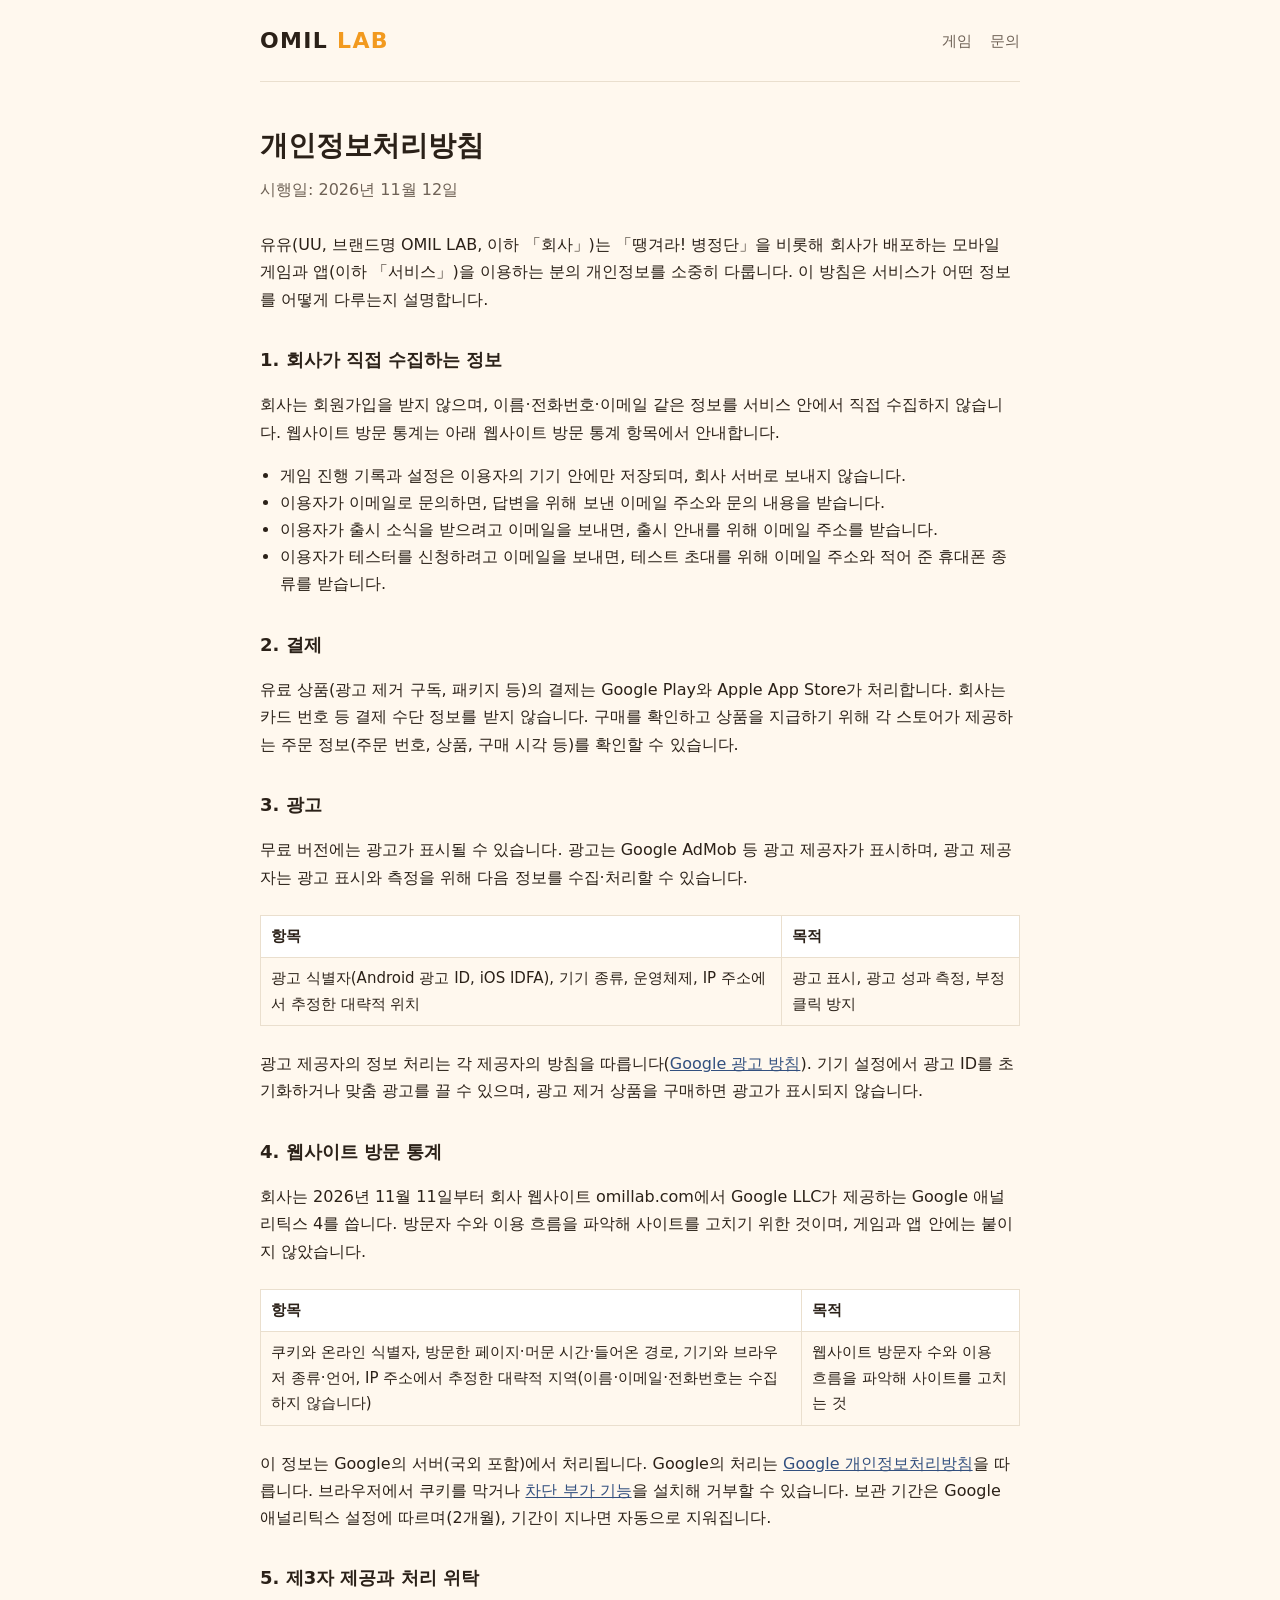
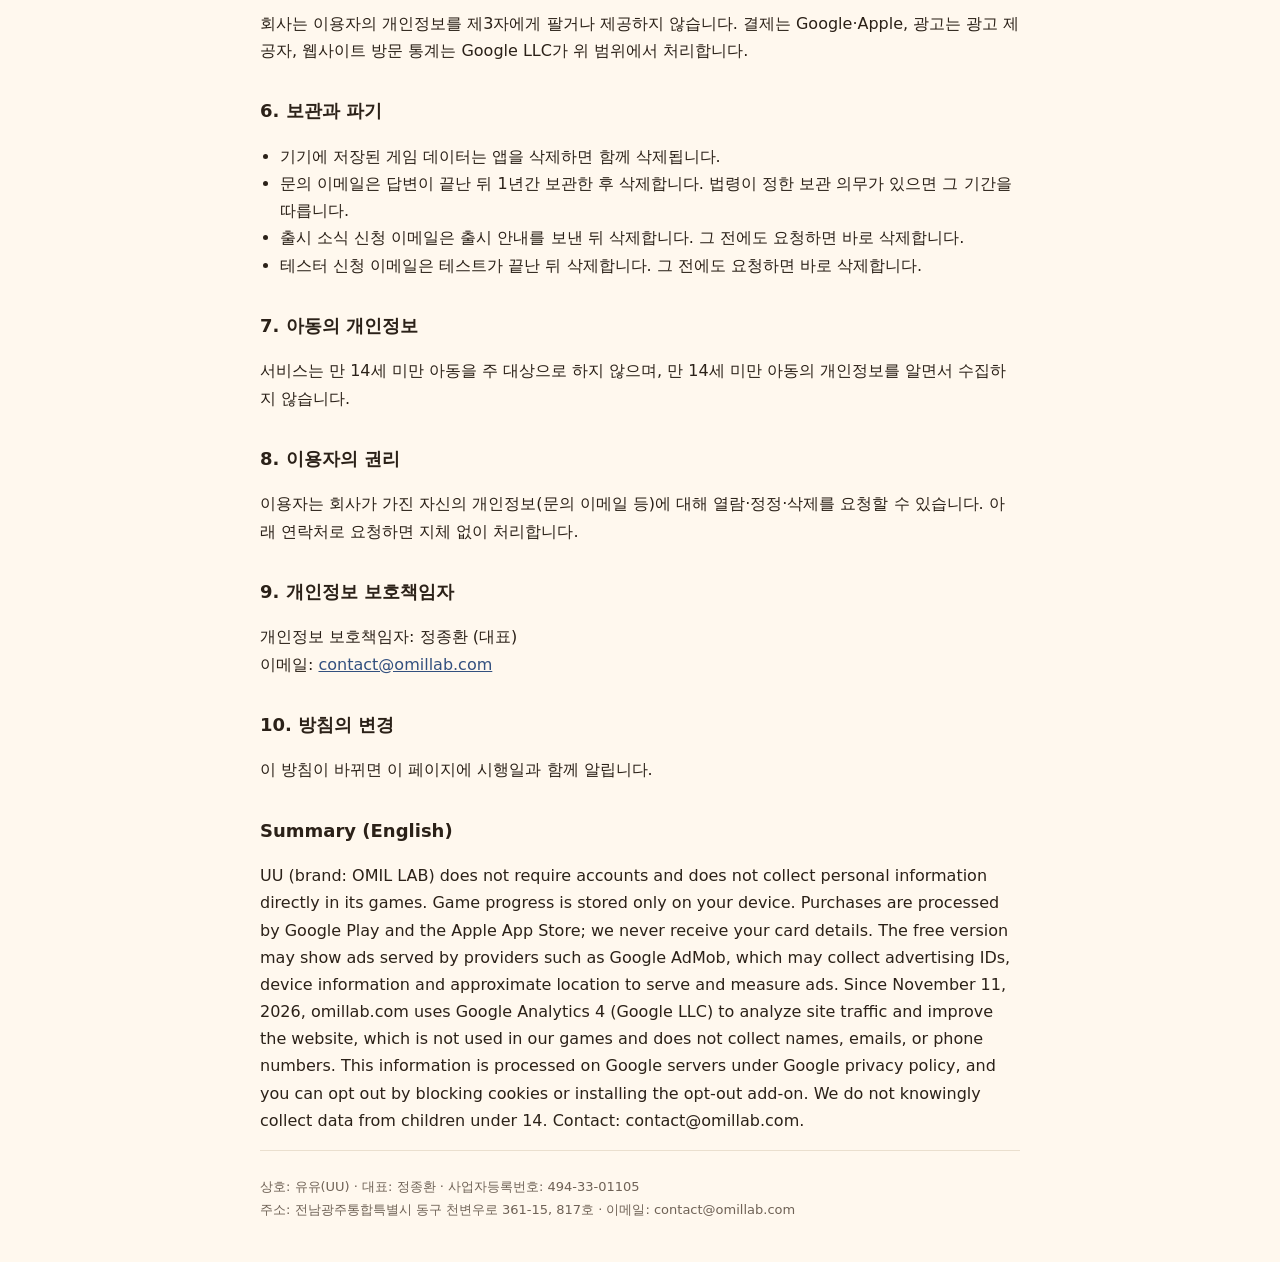
<file: privacy.html>
<!doctype html>
<html lang="ko">
<head>
<meta charset="utf-8">
<meta name="viewport" content="width=device-width, initial-scale=1">
<title>개인정보처리방침 · OMIL LAB</title>
<link rel="icon" href="favicon.png">
<link rel="stylesheet" href="style.css">
<!-- Google tag (gtag.js) -->
<script async src="https://www.googletagmanager.com/gtag/js?id=G-L4LXTBB3N2"></script>
<script>window.dataLayer=window.dataLayer||[];function gtag(){dataLayer.push(arguments);}gtag('js',new Date());gtag('config','G-L4LXTBB3N2');</script>
</head>
<body>
<div class="wrap">
  <header class="top">
    <a class="logo" href="/">OMIL <span>LAB</span></a>
    <nav><a href="/#about">게임</a><a href="mailto:contact@omillab.com">문의</a></nav>
  </header>

  <main class="doc">
    <h1>개인정보처리방침</h1>
    <p class="meta">시행일: 2026년 11월 12일</p>

    <p>유유(UU, 브랜드명 OMIL LAB, 이하 「회사」)는 「땡겨라! 병정단」을 비롯해 회사가 배포하는 모바일 게임과 앱(이하 「서비스」)을 이용하는 분의 개인정보를 소중히 다룹니다. 이 방침은 서비스가 어떤 정보를 어떻게 다루는지 설명합니다.</p>

    <h2>1. 회사가 직접 수집하는 정보</h2>
    <p>회사는 회원가입을 받지 않으며, 이름·전화번호·이메일 같은 정보를 서비스 안에서 직접 수집하지 않습니다. 웹사이트 방문 통계는 아래 웹사이트 방문 통계 항목에서 안내합니다.</p>
    <ul>
      <li>게임 진행 기록과 설정은 이용자의 기기 안에만 저장되며, 회사 서버로 보내지 않습니다.</li>
      <li>이용자가 이메일로 문의하면, 답변을 위해 보낸 이메일 주소와 문의 내용을 받습니다.</li>
      <li>이용자가 출시 소식을 받으려고 이메일을 보내면, 출시 안내를 위해 이메일 주소를 받습니다.</li>
      <li>이용자가 테스터를 신청하려고 이메일을 보내면, 테스트 초대를 위해 이메일 주소와 적어 준 휴대폰 종류를 받습니다.</li>
    </ul>

    <h2>2. 결제</h2>
    <p>유료 상품(광고 제거 구독, 패키지 등)의 결제는 Google Play와 Apple App Store가 처리합니다. 회사는 카드 번호 등 결제 수단 정보를 받지 않습니다. 구매를 확인하고 상품을 지급하기 위해 각 스토어가 제공하는 주문 정보(주문 번호, 상품, 구매 시각 등)를 확인할 수 있습니다.</p>

    <h2>3. 광고</h2>
    <p>무료 버전에는 광고가 표시될 수 있습니다. 광고는 Google AdMob 등 광고 제공자가 표시하며, 광고 제공자는 광고 표시와 측정을 위해 다음 정보를 수집·처리할 수 있습니다.</p>
    <div class="table-scroll">
    <table>
      <tr><th>항목</th><th>목적</th></tr>
      <tr><td>광고 식별자(Android 광고 ID, iOS IDFA), 기기 종류, 운영체제, IP 주소에서 추정한 대략적 위치</td><td>광고 표시, 광고 성과 측정, 부정 클릭 방지</td></tr>
    </table>
    </div>
    <p>광고 제공자의 정보 처리는 각 제공자의 방침을 따릅니다(<a href="https://policies.google.com/technologies/ads">Google 광고 방침</a>). 기기 설정에서 광고 ID를 초기화하거나 맞춤 광고를 끌 수 있으며, 광고 제거 상품을 구매하면 광고가 표시되지 않습니다.</p>

    <h2>4. 웹사이트 방문 통계</h2>
    <p>회사는 2026년 11월 11일부터 회사 웹사이트 omillab.com에서 Google LLC가 제공하는 Google 애널리틱스 4를 씁니다. 방문자 수와 이용 흐름을 파악해 사이트를 고치기 위한 것이며, 게임과 앱 안에는 붙이지 않았습니다.</p>
    <div class="table-scroll">
    <table>
      <tr><th>항목</th><th>목적</th></tr>
      <tr><td>쿠키와 온라인 식별자, 방문한 페이지·머문 시간·들어온 경로, 기기와 브라우저 종류·언어, IP 주소에서 추정한 대략적 지역(이름·이메일·전화번호는 수집하지 않습니다)</td><td>웹사이트 방문자 수와 이용 흐름을 파악해 사이트를 고치는 것</td></tr>
    </table>
    </div>
    <p>이 정보는 Google의 서버(국외 포함)에서 처리됩니다. Google의 처리는 <a href="https://policies.google.com/privacy">Google 개인정보처리방침</a>을 따릅니다. 브라우저에서 쿠키를 막거나 <a href="https://tools.google.com/dlpage/gaoptout">차단 부가 기능</a>을 설치해 거부할 수 있습니다. 보관 기간은 Google 애널리틱스 설정에 따르며(2개월), 기간이 지나면 자동으로 지워집니다.</p>

    <h2>5. 제3자 제공과 처리 위탁</h2>
    <p>회사는 이용자의 개인정보를 제3자에게 팔거나 제공하지 않습니다. 결제는 Google·Apple, 광고는 광고 제공자, 웹사이트 방문 통계는 Google LLC가 위 범위에서 처리합니다.</p>

    <h2>6. 보관과 파기</h2>
    <ul>
      <li>기기에 저장된 게임 데이터는 앱을 삭제하면 함께 삭제됩니다.</li>
      <li>문의 이메일은 답변이 끝난 뒤 1년간 보관한 후 삭제합니다. 법령이 정한 보관 의무가 있으면 그 기간을 따릅니다.</li>
      <li>출시 소식 신청 이메일은 출시 안내를 보낸 뒤 삭제합니다. 그 전에도 요청하면 바로 삭제합니다.</li>
      <li>테스터 신청 이메일은 테스트가 끝난 뒤 삭제합니다. 그 전에도 요청하면 바로 삭제합니다.</li>
    </ul>

    <h2>7. 아동의 개인정보</h2>
    <p>서비스는 만 14세 미만 아동을 주 대상으로 하지 않으며, 만 14세 미만 아동의 개인정보를 알면서 수집하지 않습니다.</p>

    <h2>8. 이용자의 권리</h2>
    <p>이용자는 회사가 가진 자신의 개인정보(문의 이메일 등)에 대해 열람·정정·삭제를 요청할 수 있습니다. 아래 연락처로 요청하면 지체 없이 처리합니다.</p>

    <h2>9. 개인정보 보호책임자</h2>
    <p>개인정보 보호책임자: 정종환 (대표)<br>이메일: <a href="mailto:contact@omillab.com">contact@omillab.com</a></p>

    <h2>10. 방침의 변경</h2>
    <p>이 방침이 바뀌면 이 페이지에 시행일과 함께 알립니다.</p>

    <h2>Summary (English)</h2>
    <p>UU (brand: OMIL LAB) does not require accounts and does not collect personal information directly in its games. Game progress is stored only on your device. Purchases are processed by Google Play and the Apple App Store; we never receive your card details. The free version may show ads served by providers such as Google AdMob, which may collect advertising IDs, device information and approximate location to serve and measure ads. Since November 11, 2026, omillab.com uses Google Analytics 4 (Google LLC) to analyze site traffic and improve the website, which is not used in our games and does not collect names, emails, or phone numbers. This information is processed on Google servers under Google privacy policy, and you can opt out by blocking cookies or installing the opt-out add-on. We do not knowingly collect data from children under 14. Contact: contact@omillab.com.</p>
  </main>

  <footer>
    상호: 유유(UU) · 대표: 정종환 · 사업자등록번호: 494-33-01105<br>
    주소: 전남광주통합특별시 동구 천변우로 361-15, 817호 · 이메일: contact@omillab.com
  </footer>
</div>
</body>
</html>
</file>
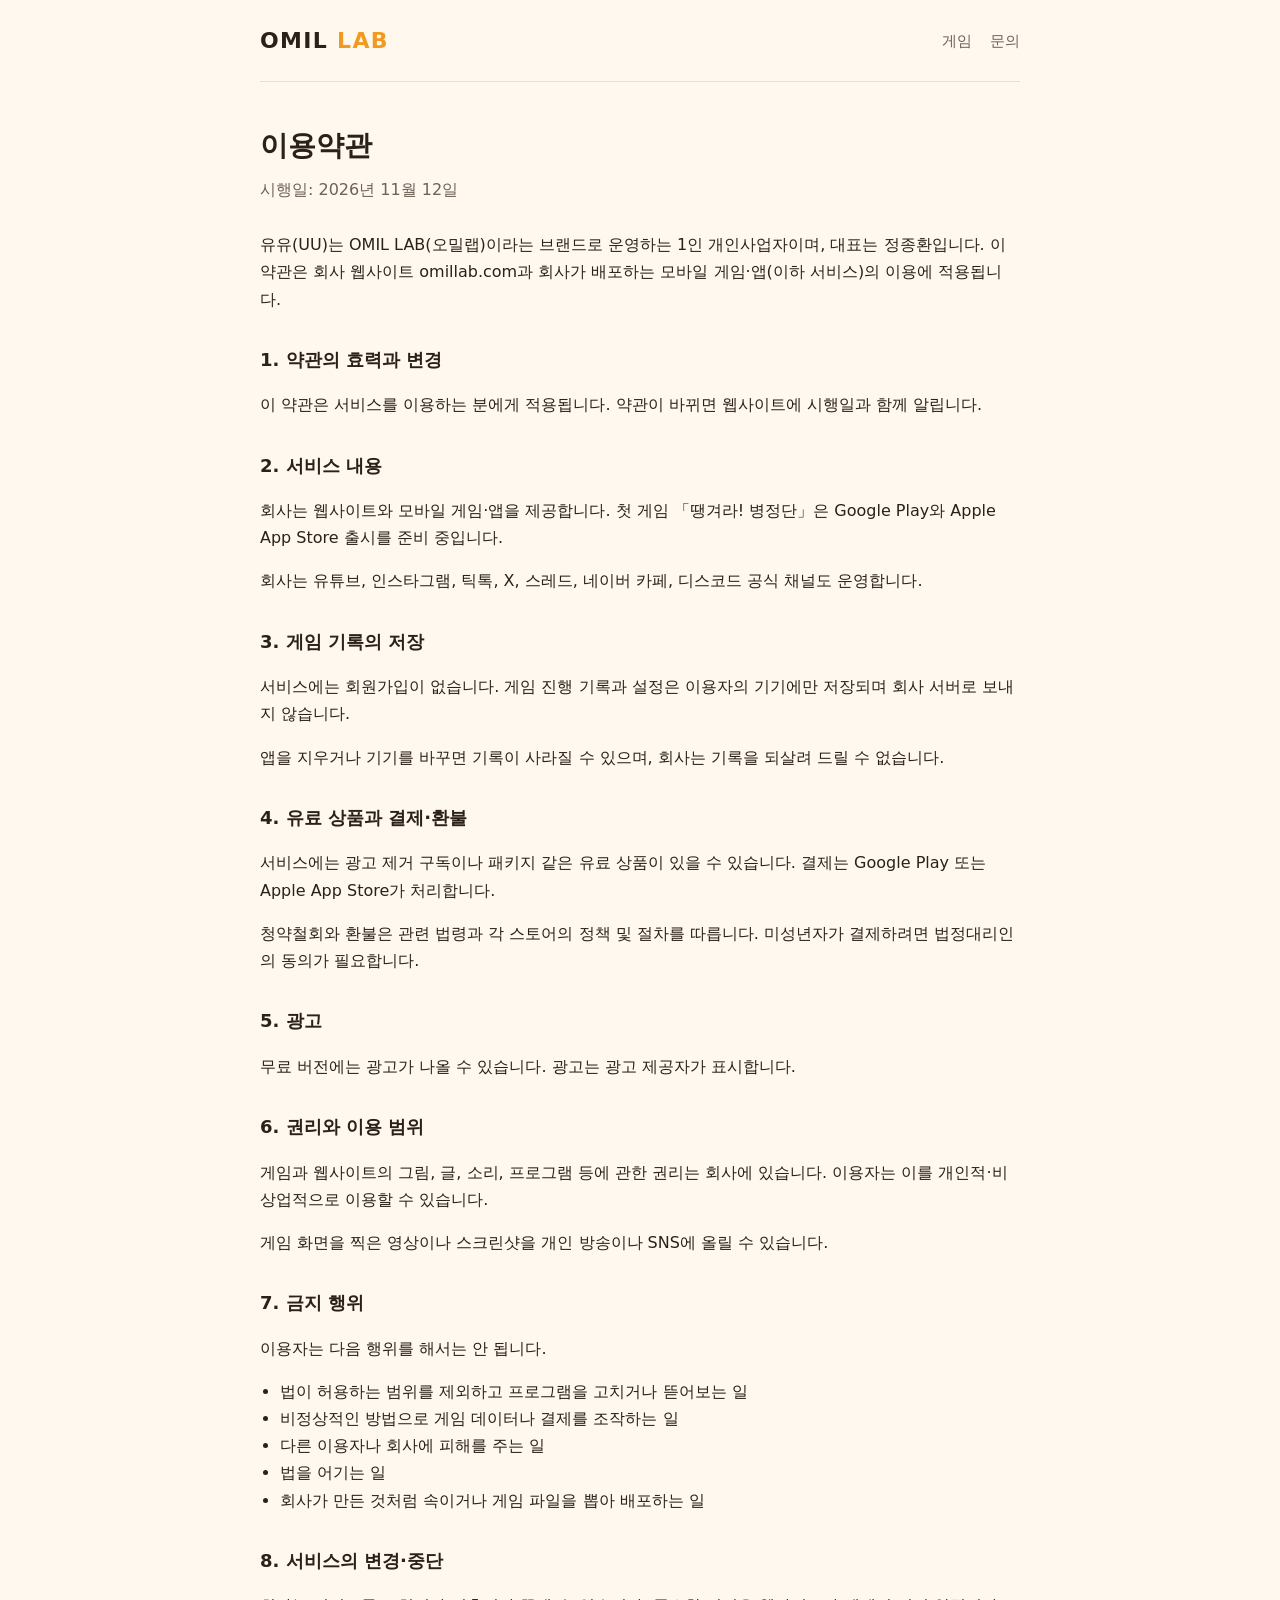
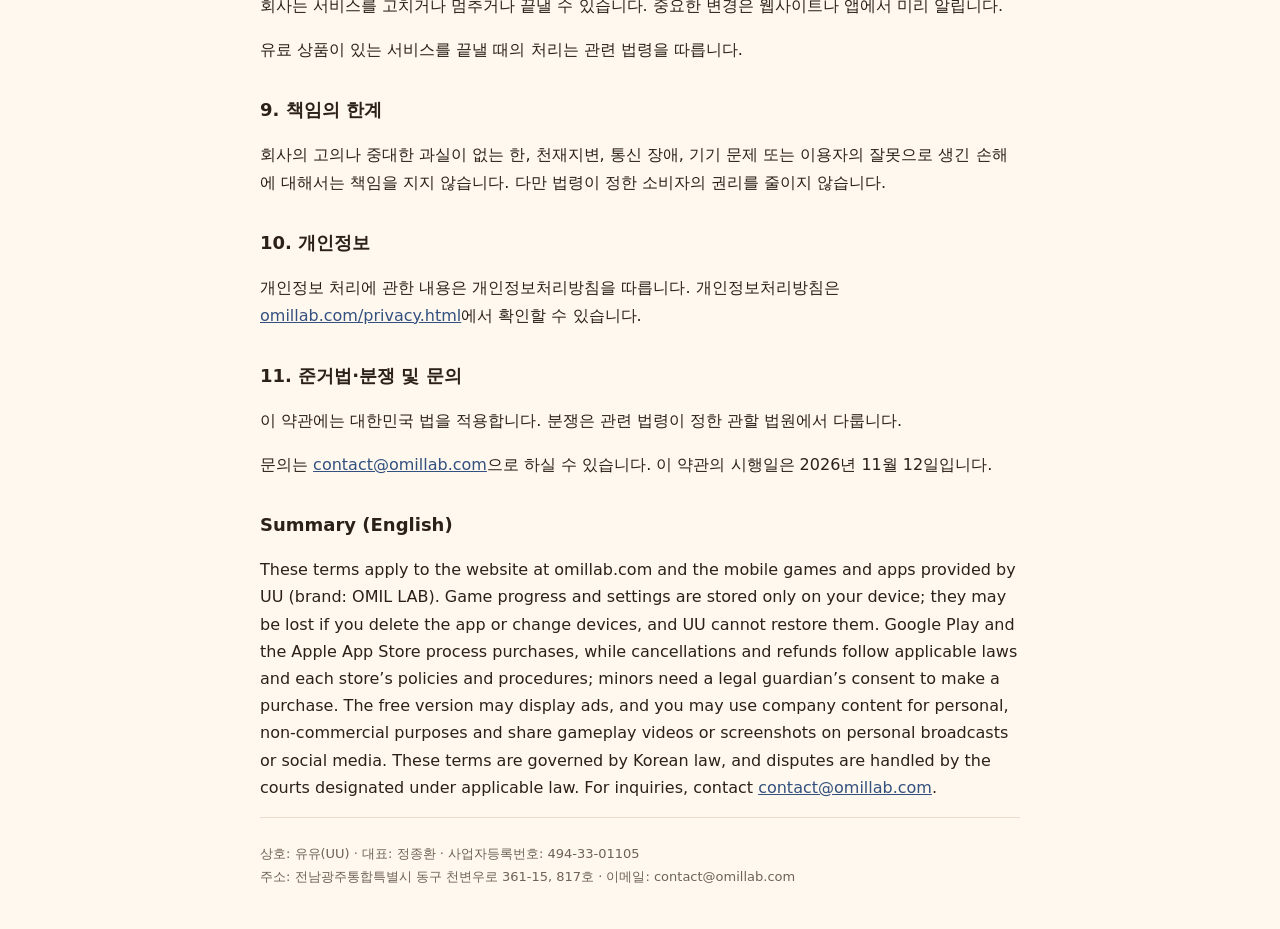
<file: terms.html>
<!doctype html>
<html lang="ko">
<head>
<meta charset="utf-8">
<meta name="viewport" content="width=device-width, initial-scale=1">
<title>이용약관 · OMIL LAB</title>
<link rel="icon" href="favicon.png">
<link rel="stylesheet" href="style.css">
<!-- Google tag (gtag.js) -->
<script async src="https://www.googletagmanager.com/gtag/js?id=G-L4LXTBB3N2"></script>
<script>window.dataLayer=window.dataLayer||[];function gtag(){dataLayer.push(arguments);}gtag('js',new Date());gtag('config','G-L4LXTBB3N2');</script>
</head>
<body>
<div class="wrap">
  <header class="top">
    <a class="logo" href="/">OMIL <span>LAB</span></a>
    <nav><a href="/#about">게임</a><a href="mailto:contact@omillab.com">문의</a></nav>
  </header>

  <main class="doc">
    <h1>이용약관</h1>
    <p class="meta">시행일: 2026년 11월 12일</p>

    <p>유유(UU)는 OMIL LAB(오밀랩)이라는 브랜드로 운영하는 1인 개인사업자이며, 대표는 정종환입니다. 이 약관은 회사 웹사이트 omillab.com과 회사가 배포하는 모바일 게임·앱(이하 서비스)의 이용에 적용됩니다.</p>

    <h2>1. 약관의 효력과 변경</h2>
    <p>이 약관은 서비스를 이용하는 분에게 적용됩니다. 약관이 바뀌면 웹사이트에 시행일과 함께 알립니다.</p>

    <h2>2. 서비스 내용</h2>
    <p>회사는 웹사이트와 모바일 게임·앱을 제공합니다. 첫 게임 「땡겨라! 병정단」은 Google Play와 Apple App Store 출시를 준비 중입니다.</p>
    <p>회사는 유튜브, 인스타그램, 틱톡, X, 스레드, 네이버 카페, 디스코드 공식 채널도 운영합니다.</p>

    <h2>3. 게임 기록의 저장</h2>
    <p>서비스에는 회원가입이 없습니다. 게임 진행 기록과 설정은 이용자의 기기에만 저장되며 회사 서버로 보내지 않습니다.</p>
    <p>앱을 지우거나 기기를 바꾸면 기록이 사라질 수 있으며, 회사는 기록을 되살려 드릴 수 없습니다.</p>

    <h2>4. 유료 상품과 결제·환불</h2>
    <p>서비스에는 광고 제거 구독이나 패키지 같은 유료 상품이 있을 수 있습니다. 결제는 Google Play 또는 Apple App Store가 처리합니다.</p>
    <p>청약철회와 환불은 관련 법령과 각 스토어의 정책 및 절차를 따릅니다. 미성년자가 결제하려면 법정대리인의 동의가 필요합니다.</p>

    <h2>5. 광고</h2>
    <p>무료 버전에는 광고가 나올 수 있습니다. 광고는 광고 제공자가 표시합니다.</p>

    <h2>6. 권리와 이용 범위</h2>
    <p>게임과 웹사이트의 그림, 글, 소리, 프로그램 등에 관한 권리는 회사에 있습니다. 이용자는 이를 개인적·비상업적으로 이용할 수 있습니다.</p>
    <p>게임 화면을 찍은 영상이나 스크린샷을 개인 방송이나 SNS에 올릴 수 있습니다.</p>

    <h2>7. 금지 행위</h2>
    <p>이용자는 다음 행위를 해서는 안 됩니다.</p>
    <ul>
      <li>법이 허용하는 범위를 제외하고 프로그램을 고치거나 뜯어보는 일</li>
      <li>비정상적인 방법으로 게임 데이터나 결제를 조작하는 일</li>
      <li>다른 이용자나 회사에 피해를 주는 일</li>
      <li>법을 어기는 일</li>
      <li>회사가 만든 것처럼 속이거나 게임 파일을 뽑아 배포하는 일</li>
    </ul>

    <h2>8. 서비스의 변경·중단</h2>
    <p>회사는 서비스를 고치거나 멈추거나 끝낼 수 있습니다. 중요한 변경은 웹사이트나 앱에서 미리 알립니다.</p>
    <p>유료 상품이 있는 서비스를 끝낼 때의 처리는 관련 법령을 따릅니다.</p>

    <h2>9. 책임의 한계</h2>
    <p>회사의 고의나 중대한 과실이 없는 한, 천재지변, 통신 장애, 기기 문제 또는 이용자의 잘못으로 생긴 손해에 대해서는 책임을 지지 않습니다. 다만 법령이 정한 소비자의 권리를 줄이지 않습니다.</p>

    <h2>10. 개인정보</h2>
    <p>개인정보 처리에 관한 내용은 개인정보처리방침을 따릅니다. 개인정보처리방침은 <a href="privacy.html">omillab.com/privacy.html</a>에서 확인할 수 있습니다.</p>

    <h2>11. 준거법·분쟁 및 문의</h2>
    <p>이 약관에는 대한민국 법을 적용합니다. 분쟁은 관련 법령이 정한 관할 법원에서 다룹니다.</p>
    <p>문의는 <a href="mailto:contact@omillab.com">contact@omillab.com</a>으로 하실 수 있습니다. 이 약관의 시행일은 2026년 11월 12일입니다.</p>

    <h2>Summary (English)</h2>
    <p>These terms apply to the website at omillab.com and the mobile games and apps provided by UU (brand: OMIL LAB). Game progress and settings are stored only on your device; they may be lost if you delete the app or change devices, and UU cannot restore them. Google Play and the Apple App Store process purchases, while cancellations and refunds follow applicable laws and each store’s policies and procedures; minors need a legal guardian’s consent to make a purchase. The free version may display ads, and you may use company content for personal, non-commercial purposes and share gameplay videos or screenshots on personal broadcasts or social media. These terms are governed by Korean law, and disputes are handled by the courts designated under applicable law. For inquiries, contact <a href="mailto:contact@omillab.com">contact@omillab.com</a>.</p>
  </main>

  <footer>
    상호: 유유(UU) · 대표: 정종환 · 사업자등록번호: 494-33-01105<br>
    주소: 전남광주통합특별시 동구 천변우로 361-15, 817호 · 이메일: contact@omillab.com
  </footer>
</div>
</body>
</html>
</file>
<file: style.css>
:root {
  --bg: #fff8ee;
  --card: #ffffff;
  --ink: #2b2118;
  --quiet: #6f6256;
  --line: #eadfce;
  --accent: #f29a1f;
  --accent-ink: #8a4b00;
  --navy: #33507f;
  color-scheme: light;
}
@media (prefers-color-scheme: dark) {
  :root {
    --bg: #1d1915;
    --card: #27211c;
    --ink: #f3ebe1;
    --quiet: #b9ab9b;
    --line: #3a3129;
    --accent: #f5a93a;
    --accent-ink: #ffd08a;
    --navy: #9bb6e3;
    color-scheme: dark;
  }
}
* { box-sizing: border-box; }
body {
  margin: 0;
  background: var(--bg);
  color: var(--ink);
  font: 16px/1.7 "Pretendard", "Apple SD Gothic Neo", "Malgun Gothic", "Noto Sans KR", system-ui, sans-serif;
  padding: 0 20px;
}
a { color: var(--navy); }
.wrap { max-width: 760px; margin: 0 auto; }
header.top {
  display: flex; align-items: center; justify-content: space-between;
  padding: 22px 0; border-bottom: 1px solid var(--line);
}
.logo { font-weight: 800; font-size: 22px; letter-spacing: 0.06em; color: var(--ink); text-decoration: none; }
.logo span { color: var(--accent); }
nav a { margin-left: 18px; color: var(--quiet); text-decoration: none; font-size: 15px; }
nav a:hover { color: var(--ink); }
.hero { padding: 56px 0 36px; }
.hero h1 { font-size: clamp(28px, 6vw, 40px); line-height: 1.3; margin: 0 0 12px; }
.hero p { color: var(--quiet); margin: 0; font-size: 17px; }
.game {
  display: flex; gap: 24px; align-items: center; flex-wrap: wrap;
  background: var(--card); border: 1px solid var(--line); border-radius: 20px;
  padding: 24px; margin: 8px 0 40px;
}
.game img { width: 140px; height: 140px; border-radius: 28px; flex: none; }
.game .info { flex: 1 1 280px; }
.game h2 { margin: 0 0 6px; font-size: 24px; }
.game p { margin: 0 0 14px; color: var(--quiet); }
.tag { display: inline-block; font-size: 13px; padding: 2px 10px; border-radius: 999px; background: var(--bg); border: 1px solid var(--line); color: var(--quiet); margin: 0 6px 6px 0; }
.btn {
  display: inline-block; padding: 10px 18px; border-radius: 12px; font-weight: 700;
  background: var(--accent); color: #2b1600; text-decoration: none; margin-top: 6px;
}
section h2.title { font-size: 20px; margin: 0 0 8px; }
section { margin-bottom: 40px; }
footer {
  border-top: 1px solid var(--line); padding: 24px 0 40px;
  color: var(--quiet); font-size: 13px; line-height: 1.8;
}
footer strong { color: var(--ink); }
.doc h1 { font-size: 28px; margin: 40px 0 6px; }
.doc .meta { color: var(--quiet); margin: 0 0 28px; }
.doc h2 { font-size: 18px; margin: 32px 0 8px; }
.doc ul { padding-left: 20px; }
.doc table { border-collapse: collapse; width: 100%; margin: 8px 0; font-size: 15px; }
.doc th, .doc td { border: 1px solid var(--line); padding: 8px 10px; text-align: left; vertical-align: top; }
.doc th { background: var(--card); }
.table-scroll { overflow-x: auto; }
</file>
